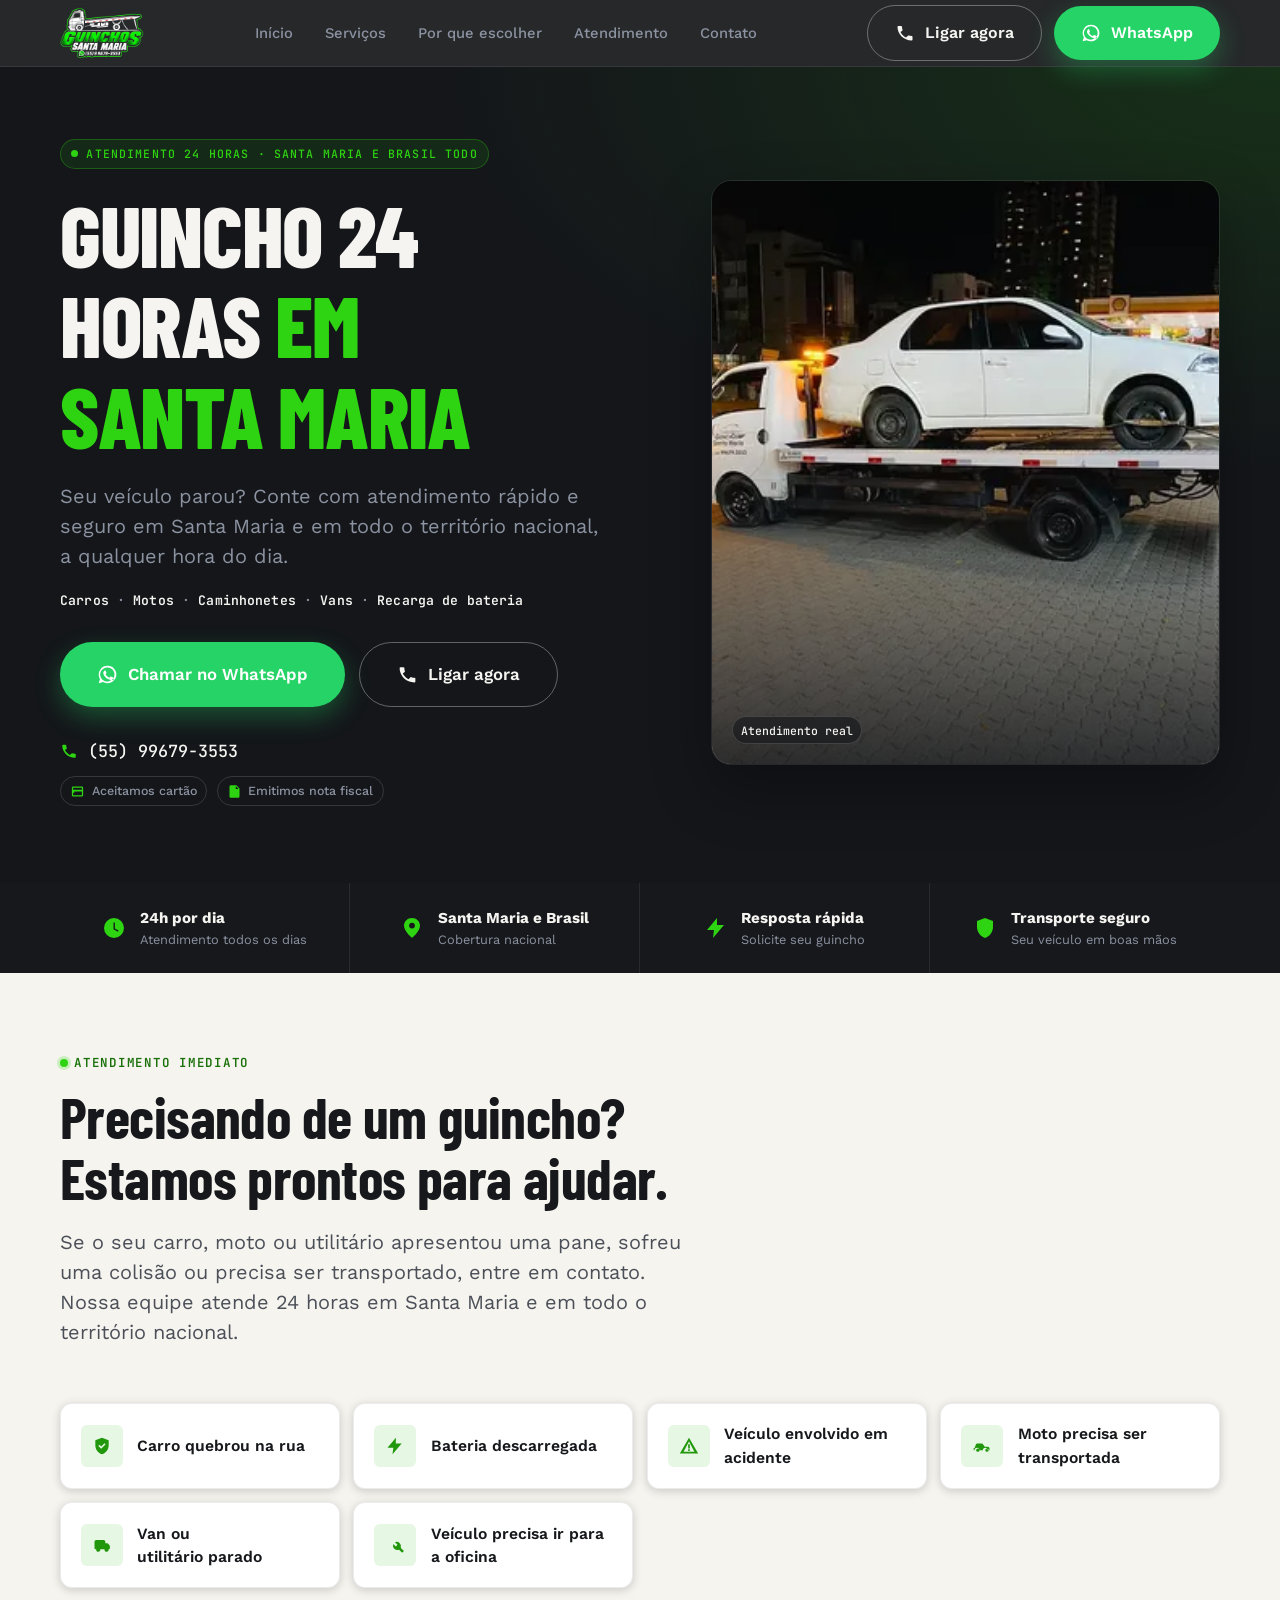
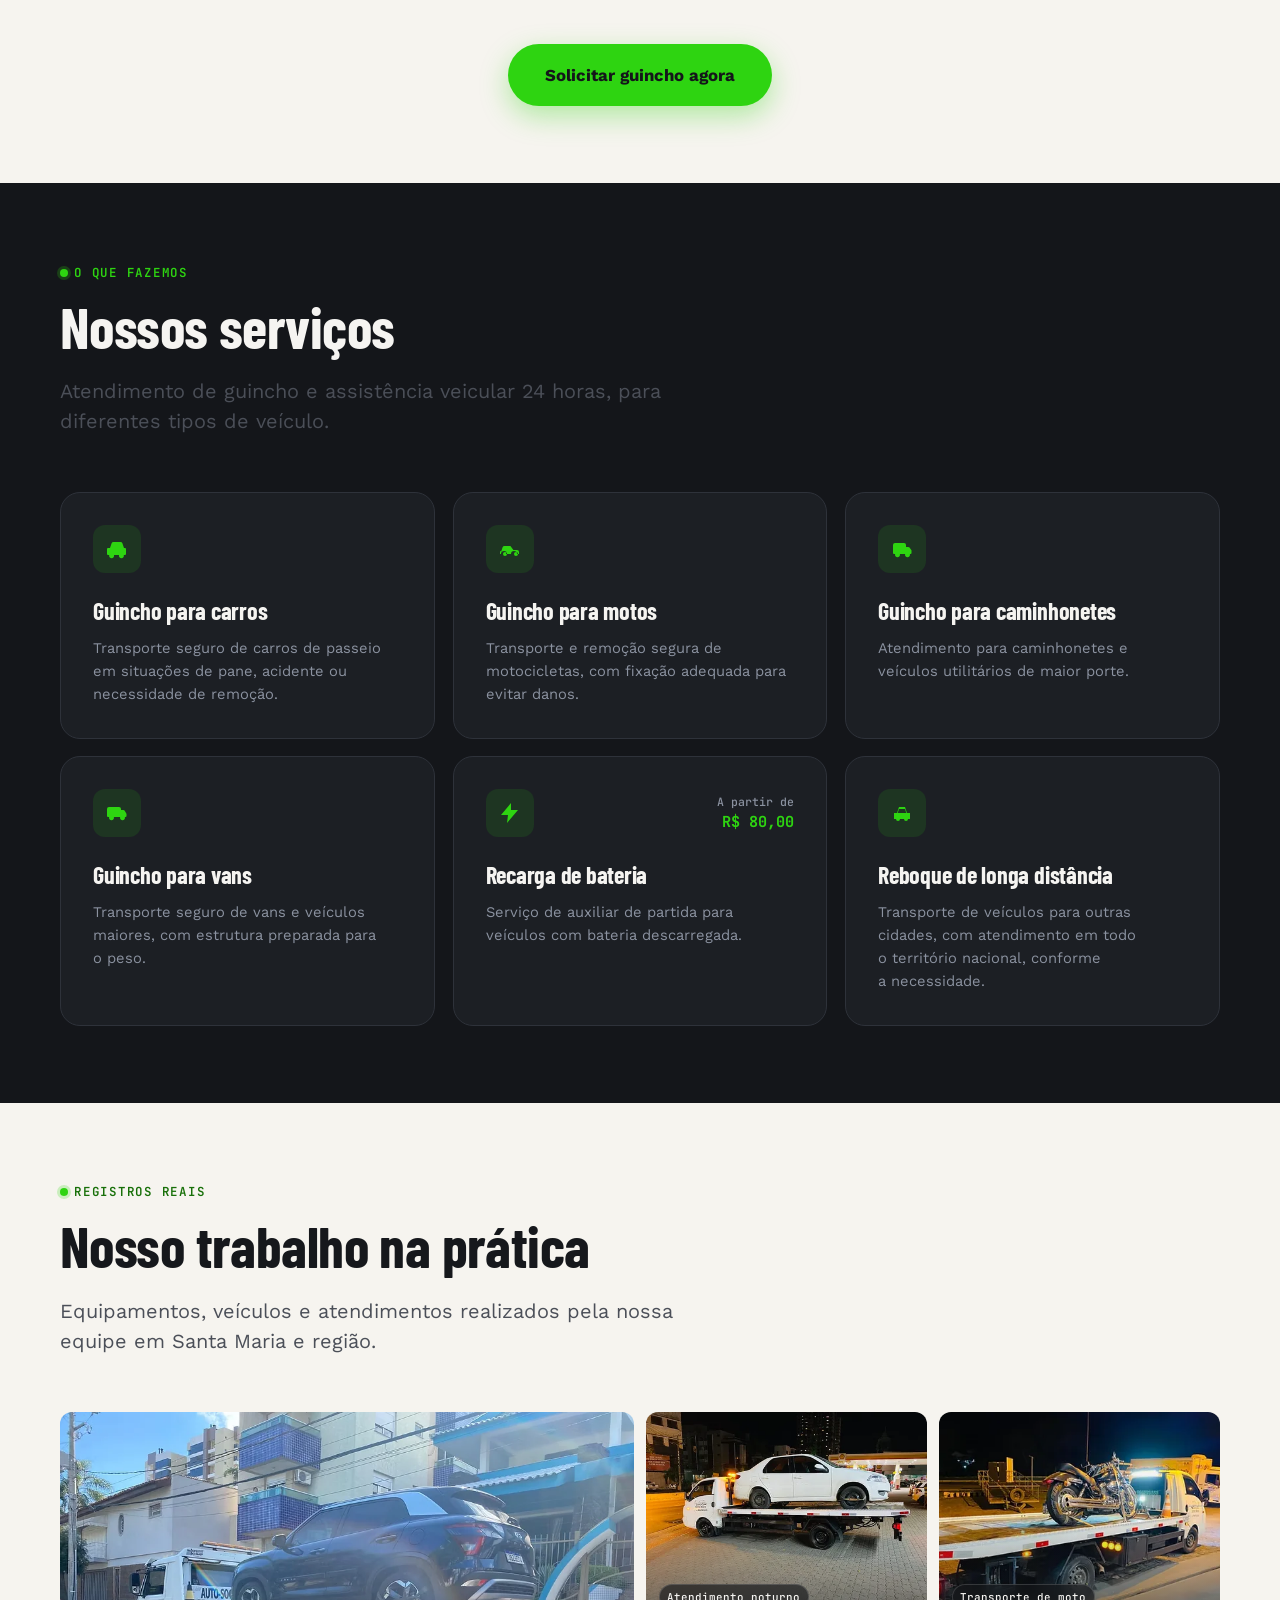
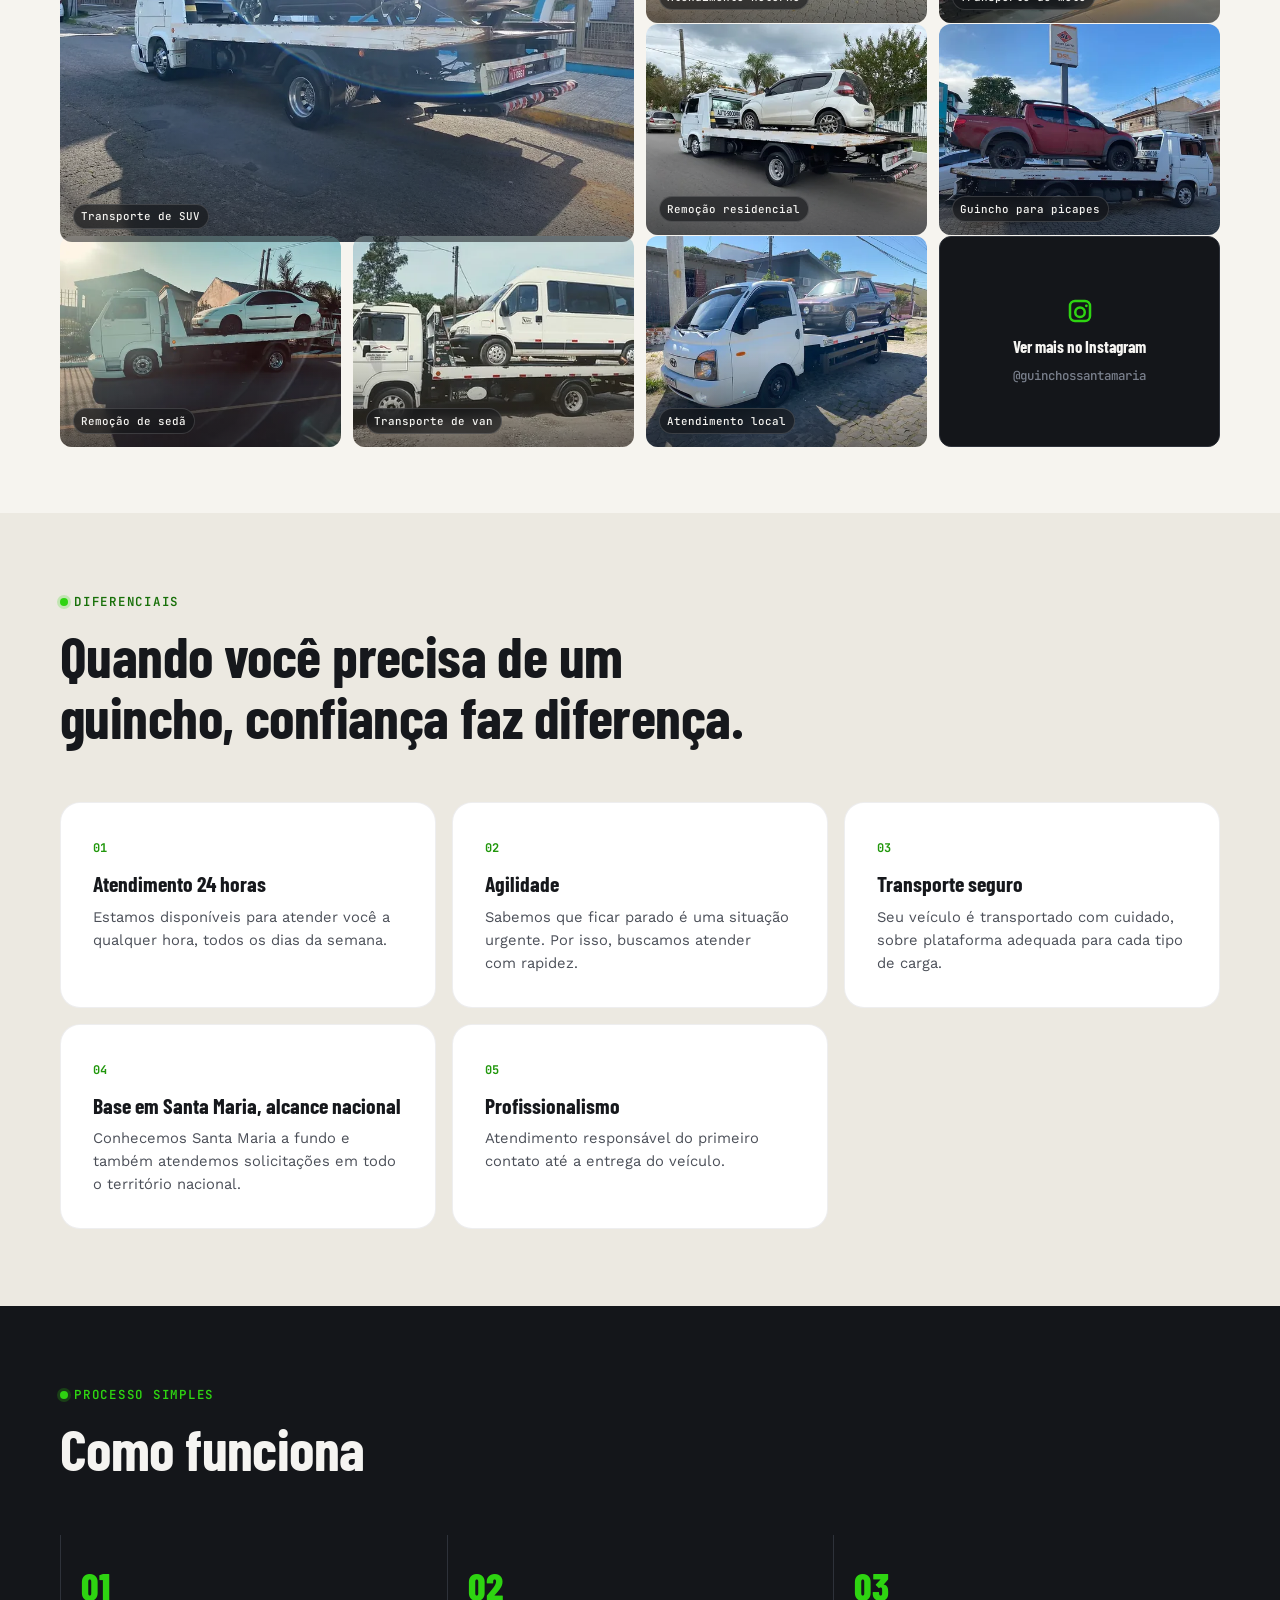
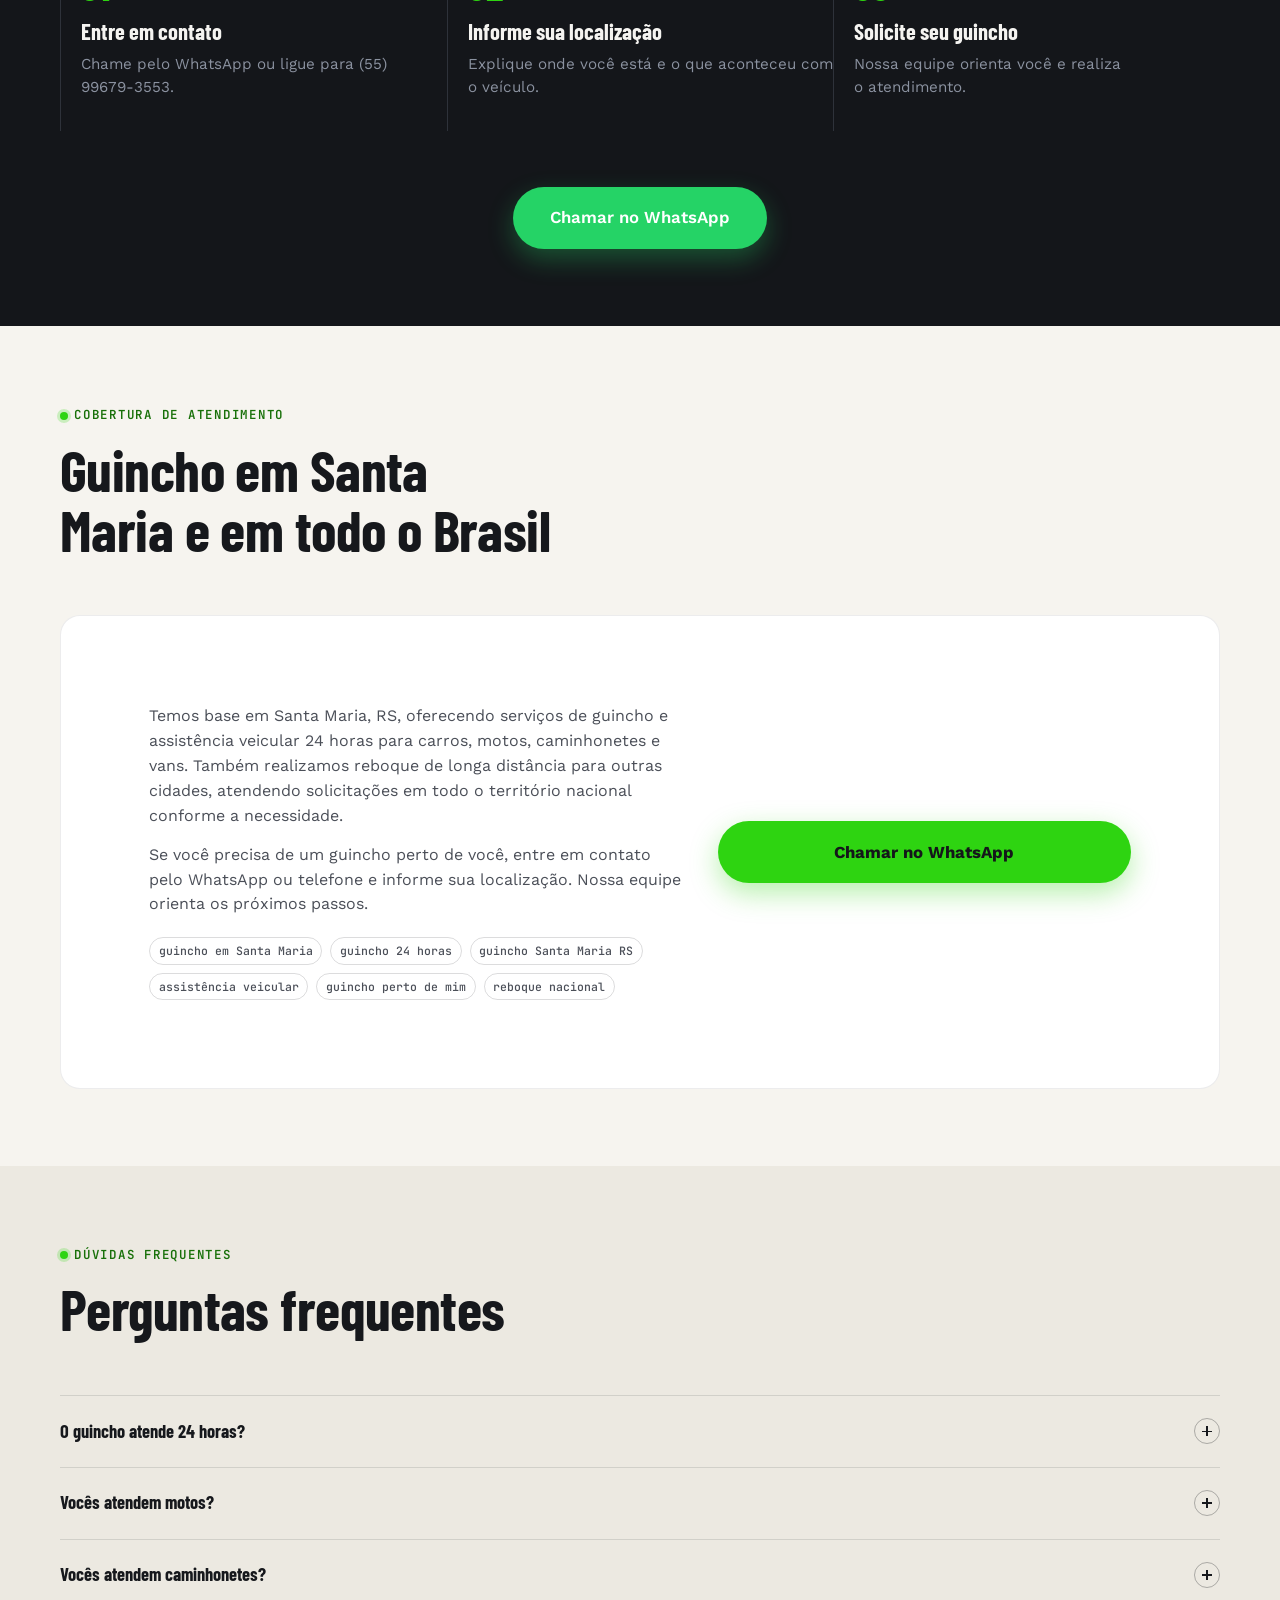
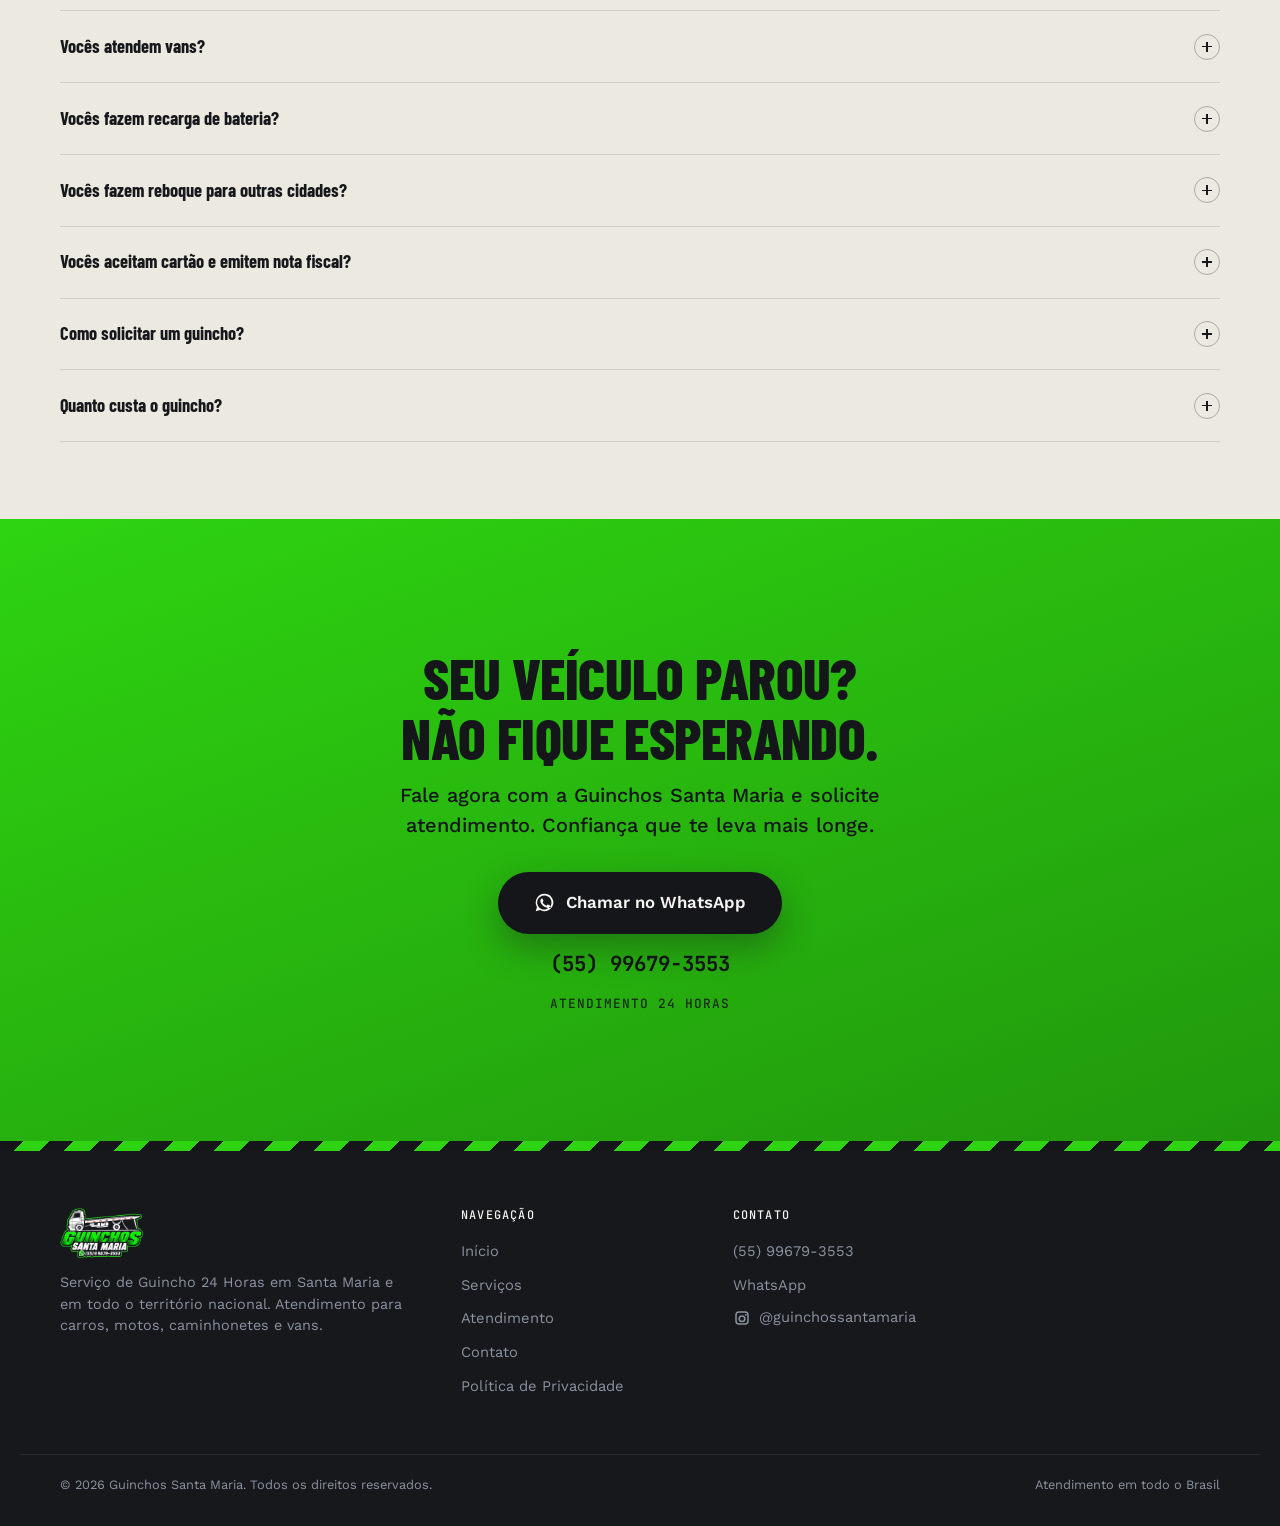
<file: index.html>
<!DOCTYPE html>
<html lang="pt-BR">
<head>
<meta charset="UTF-8">
<meta name="viewport" content="width=device-width, initial-scale=1, viewport-fit=cover">
<title>Guincho 24 Horas em Santa Maria RS | Atendimento Nacional | Guinchos Santa Maria</title>
<meta name="description" content="Precisa de guincho em Santa Maria ou em qualquer lugar do Brasil? Atendimento 24 horas para carros, motos, caminhonetes e vans. Chame no WhatsApp: (55) 99679-3553.">
<meta name="robots" content="index, follow">
<link rel="canonical" href="https://www.guinchossantamaria.com.br/">

<!-- Open Graph -->
<meta property="og:type" content="website">
<meta property="og:site_name" content="Guinchos Santa Maria">
<meta property="og:title" content="Guincho 24 Horas em Santa Maria RS | Atendimento Nacional | Guinchos Santa Maria">
<meta property="og:description" content="Atendimento 24 horas para carros, motos, caminhonetes e vans em Santa Maria e em todo o território nacional. Chame no WhatsApp: (55) 99679-3553.">
<meta property="og:url" content="https://www.guinchossantamaria.com.br/">
<meta property="og:locale" content="pt_BR">
<meta property="og:image" content="https://www.guinchossantamaria.com.br/assets/img/sedan-noturno-posto.webp">

<!-- Twitter -->
<meta name="twitter:card" content="summary_large_image">
<meta name="twitter:title" content="Guincho 24 Horas em Santa Maria RS | Atendimento Nacional">
<meta name="twitter:description" content="Atendimento 24 horas para carros, motos, caminhonetes e vans em Santa Maria e em todo o território nacional.">

<!-- Fontes self-hosted em assets/fonts/ (ver @font-face no topo do
     css/style.css) — removida a dependência de fonts.googleapis.com,
     que o PageSpeed apontava com 751ms de latência extra. -->

<!-- CSS unificado em 1 arquivo (era 4 <link> separados, cada um com
     round-trip de rede próprio — ver comentário no topo de css/style.css) -->
<link rel="stylesheet" href="css/style.css">

<!-- Google Tag Manager: removido por enquanto (sem ID de container em uso).
     Quando o cliente fornecer um GTM real, adicionar o script oficial aqui
     e o <noscript> correspondente logo após a abertura do <body>. Os
     eventos de main.js (whatsapp_click, phone_click, scroll_depth,
     faq_open) já empurram tudo pra window.dataLayer — só falta o GTM
     escutar. Ver README.md, seção "Analytics", para o passo a passo. -->

<!-- JSON-LD: negócio de atendimento móvel, sem endereço público (a pedido do cliente) -->
<script type="application/ld+json">
{
  "@context": "https://schema.org",
  "@type": ["LocalBusiness", "AutomotiveBusiness"],
  "name": "Guinchos Santa Maria",
  "description": "Serviço de guincho e assistência veicular 24 horas com base em Santa Maria, RS, e atendimento em todo o território nacional, para carros, motos, caminhonetes e vans.",
  "url": "https://www.guinchossantamaria.com.br/",
  "telephone": "+555599679-3553",
  "areaServed": [
    {
      "@type": "City",
      "name": "Santa Maria",
      "containedInPlace": {
        "@type": "State",
        "name": "Rio Grande do Sul"
      }
    },
    {
      "@type": "Country",
      "name": "Brasil"
    }
  ],
  "openingHoursSpecification": {
    "@type": "OpeningHoursSpecification",
    "dayOfWeek": ["Monday","Tuesday","Wednesday","Thursday","Friday","Saturday","Sunday"],
    "opens": "00:00",
    "closes": "23:59"
  },
  "sameAs": ["https://www.instagram.com/guinchossantamaria/"],
  "paymentAccepted": "Dinheiro, Cartão de crédito, Cartão de débito",
  "makesOffer": [
    { "@type": "Offer", "itemOffered": { "@type": "Service", "name": "Guincho para carros" } },
    { "@type": "Offer", "itemOffered": { "@type": "Service", "name": "Guincho para motos" } },
    { "@type": "Offer", "itemOffered": { "@type": "Service", "name": "Guincho para caminhonetes" } },
    { "@type": "Offer", "itemOffered": { "@type": "Service", "name": "Guincho para vans" } },
    { "@type": "Offer", "itemOffered": { "@type": "Service", "name": "Recarga de bateria / auxiliar de partida" } }
  ]
}
</script>

<script type="application/ld+json">
{
  "@context": "https://schema.org",
  "@type": "FAQPage",
  "mainEntity": [
    {
      "@type": "Question",
      "name": "O guincho atende 24 horas?",
      "acceptedAnswer": { "@type": "Answer", "text": "Sim. O serviço possui atendimento 24 horas, todos os dias." }
    },
    {
      "@type": "Question",
      "name": "Vocês atendem motos?",
      "acceptedAnswer": { "@type": "Answer", "text": "Sim, a empresa oferece serviço de guincho para motos." }
    },
    {
      "@type": "Question",
      "name": "Vocês atendem caminhonetes?",
      "acceptedAnswer": { "@type": "Answer", "text": "Sim." }
    },
    {
      "@type": "Question",
      "name": "Vocês atendem vans?",
      "acceptedAnswer": { "@type": "Answer", "text": "Sim." }
    },
    {
      "@type": "Question",
      "name": "Vocês fazem recarga de bateria?",
      "acceptedAnswer": { "@type": "Answer", "text": "Sim. A empresa oferece serviço de recarga de bateria / auxiliar de partida, a partir de R$ 80,00." }
    },
    {
      "@type": "Question",
      "name": "Vocês fazem reboque para outras cidades?",
      "acceptedAnswer": { "@type": "Answer", "text": "Sim, realizamos reboque de longa distância para outras cidades, com atendimento em todo o território nacional. O prazo e o valor são confirmados conforme o destino." }
    },
    {
      "@type": "Question",
      "name": "Vocês aceitam cartão e emitem nota fiscal?",
      "acceptedAnswer": { "@type": "Answer", "text": "Sim. Aceitamos pagamento no cartão e emitimos nota fiscal do serviço." }
    },
    {
      "@type": "Question",
      "name": "Como solicitar um guincho?",
      "acceptedAnswer": { "@type": "Answer", "text": "Entre em contato pelo WhatsApp ou telefone e informe sua localização e a situação do veículo." }
    },
    {
      "@type": "Question",
      "name": "Quanto custa o guincho?",
      "acceptedAnswer": { "@type": "Answer", "text": "O valor pode variar conforme distância, tipo de veículo e situação. Entre em contato para solicitar uma cotação." }
    }
  ]
}
</script>
</head>
<body>

<a href="#main" class="skip-link">Pular para o conteúdo</a>

<!-- ===================== HEADER ===================== -->
<header class="header">
  <div class="container header__inner">
    <a href="#topo" class="logo">
      <img src="assets/img/logo-guinchos-sm.webp" alt="Guinchos Santa Maria" class="logo__img" width="230" height="142">
    </a>

    <nav class="nav-desktop" aria-label="Navegação principal">
      <a href="#topo">Início</a>
      <a href="#servicos">Serviços</a>
      <a href="#por-que">Por que escolher</a>
      <a href="#atendimento">Atendimento</a>
      <a href="#contato">Contato</a>
    </nav>

    <div class="header__cta">
      <a href="tel:+555599679-3553" class="btn btn--call" data-track="phone" data-location="header">
        <svg class="icon" viewBox="0 0 24 24"><path d="M6.6 10.8c1.4 2.8 3.8 5.2 6.6 6.6l2.2-2.2c.3-.3.7-.4 1-.2 1.1.4 2.3.6 3.6.6.6 0 1 .4 1 1V20c0 .6-.4 1-1 1C10.4 21 3 13.6 3 4.6c0-.6.4-1 1-1h3.4c.6 0 1 .4 1 1 0 1.3.2 2.5.6 3.6.1.3 0 .7-.2 1L6.6 10.8Z"/></svg>
        Ligar agora
      </a>
      <a href="https://api.whatsapp.com/send?phone=5555996793553&text=Ol%C3%A1!%20Preciso%20de%20um%20guincho%20em%20Santa%20Maria." target="_blank" rel="noopener" class="btn btn--whatsapp" data-track="whatsapp" data-location="header">
        <svg class="icon" viewBox="0 0 24 24"><path d="M12 2a10 10 0 0 0-8.6 15.1L2 22l5-1.4A10 10 0 1 0 12 2Zm0 2a8 8 0 0 1 6.9 12l-.3.5.6 2.1-2.2-.6-.5.3A8 8 0 1 1 12 4Zm-3.2 3.7c-.2 0-.5 0-.7.4-.2.4-.9 1-.9 2.3 0 1.4 1 2.7 1.1 2.9.1.2 2 3.1 4.9 4.2 2.4 1 2.9.8 3.4.7.5 0 1.6-.6 1.8-1.3.2-.6.2-1.2.2-1.3-.1-.1-.3-.2-.6-.4-.3-.1-1.6-.8-1.9-.9-.3-.1-.5-.1-.6.1-.2.3-.7.9-.9 1-.1.2-.3.2-.6.1-.3-.2-1.2-.5-2.4-1.5-.9-.8-1.5-1.8-1.6-2-.2-.3 0-.5.1-.6l.4-.5c.1-.2.2-.3.2-.5.1-.2 0-.4 0-.5-.1-.1-.6-1.6-.9-2.1-.2-.5-.4-.5-.6-.5h-.5Z"/></svg>
        WhatsApp
      </a>
    </div>

    <div class="header__mobile-actions">
      <a href="tel:+555599679-3553" class="icon-btn" aria-label="Ligar agora" data-track="phone" data-location="header_mobile">
        <svg class="icon" style="width:18px;height:18px" viewBox="0 0 24 24"><path fill="currentColor" d="M6.6 10.8c1.4 2.8 3.8 5.2 6.6 6.6l2.2-2.2c.3-.3.7-.4 1-.2 1.1.4 2.3.6 3.6.6.6 0 1 .4 1 1V20c0 .6-.4 1-1 1C10.4 21 3 13.6 3 4.6c0-.6.4-1 1-1h3.4c.6 0 1 .4 1 1 0 1.3.2 2.5.6 3.6.1.3 0 .7-.2 1L6.6 10.8Z"/></svg>
      </a>
      <a href="https://api.whatsapp.com/send?phone=5555996793553&text=Ol%C3%A1!%20Preciso%20de%20um%20guincho%20em%20Santa%20Maria." target="_blank" rel="noopener" class="icon-btn icon-btn--whatsapp" aria-label="Chamar no WhatsApp" data-track="whatsapp" data-location="header_mobile">
        <svg class="icon" style="width:18px;height:18px" viewBox="0 0 24 24"><path fill="currentColor" d="M12 2a10 10 0 0 0-8.6 15.1L2 22l5-1.4A10 10 0 1 0 12 2Zm0 2a8 8 0 0 1 6.9 12l-.3.5.6 2.1-2.2-.6-.5.3A8 8 0 1 1 12 4Zm-3.2 3.7c-.2 0-.5 0-.7.4-.2.4-.9 1-.9 2.3 0 1.4 1 2.7 1.1 2.9.1.2 2 3.1 4.9 4.2 2.4 1 2.9.8 3.4.7.5 0 1.6-.6 1.8-1.3.2-.6.2-1.2.2-1.3-.1-.1-.3-.2-.6-.4-.3-.1-1.6-.8-1.9-.9-.3-.1-.5-.1-.6.1-.2.3-.7.9-.9 1-.1.2-.3.2-.6.1-.3-.2-1.2-.5-2.4-1.5-.9-.8-1.5-1.8-1.6-2-.2-.3 0-.5.1-.6l.4-.5c.1-.2.2-.3.2-.5.1-.2 0-.4 0-.5-.1-.1-.6-1.6-.9-2.1-.2-.5-.4-.5-.6-.5h-.5Z"/></svg>
      </a>
    </div>
  </div>
</header>

<main id="main">

<!-- ===================== HERO ===================== -->
<section class="hero" id="topo">
  <div class="container hero__grid">
    <div>
      <span class="hero__badge"><span class="dot"></span> Atendimento 24 horas · Santa Maria e Brasil todo</span>
      <h1>Guincho 24 horas <span>em Santa Maria</span></h1>
      <p class="hero__sub">Seu veículo parou? Conte com atendimento rápido e seguro em Santa Maria e em todo o território nacional, a qualquer hora do dia.</p>
      <p class="hero__tags"><b>Carros</b> · <b>Motos</b> · <b>Caminhonetes</b> · <b>Vans</b> · <b>Recarga de bateria</b></p>

      <div class="hero__ctas">
        <a href="https://api.whatsapp.com/send?phone=5555996793553&text=Ol%C3%A1!%20Preciso%20de%20um%20guincho%20em%20Santa%20Maria." target="_blank" rel="noopener" class="btn btn--whatsapp btn--lg" data-track="whatsapp" data-location="hero">
          <svg class="icon" viewBox="0 0 24 24"><path d="M12 2a10 10 0 0 0-8.6 15.1L2 22l5-1.4A10 10 0 1 0 12 2Zm0 2a8 8 0 0 1 6.9 12l-.3.5.6 2.1-2.2-.6-.5.3A8 8 0 1 1 12 4Zm-3.2 3.7c-.2 0-.5 0-.7.4-.2.4-.9 1-.9 2.3 0 1.4 1 2.7 1.1 2.9.1.2 2 3.1 4.9 4.2 2.4 1 2.9.8 3.4.7.5 0 1.6-.6 1.8-1.3.2-.6.2-1.2.2-1.3-.1-.1-.3-.2-.6-.4-.3-.1-1.6-.8-1.9-.9-.3-.1-.5-.1-.6.1-.2.3-.7.9-.9 1-.1.2-.3.2-.6.1-.3-.2-1.2-.5-2.4-1.5-.9-.8-1.5-1.8-1.6-2-.2-.3 0-.5.1-.6l.4-.5c.1-.2.2-.3.2-.5.1-.2 0-.4 0-.5-.1-.1-.6-1.6-.9-2.1-.2-.5-.4-.5-.6-.5h-.5Z"/></svg>
          Chamar no WhatsApp
        </a>
        <a href="tel:+555599679-3553" class="btn btn--call btn--lg" data-track="phone" data-location="hero">
          <svg class="icon" viewBox="0 0 24 24"><path d="M6.6 10.8c1.4 2.8 3.8 5.2 6.6 6.6l2.2-2.2c.3-.3.7-.4 1-.2 1.1.4 2.3.6 3.6.6.6 0 1 .4 1 1V20c0 .6-.4 1-1 1C10.4 21 3 13.6 3 4.6c0-.6.4-1 1-1h3.4c.6 0 1 .4 1 1 0 1.3.2 2.5.6 3.6.1.3 0 .7-.2 1L6.6 10.8Z"/></svg>
          Ligar agora
        </a>
      </div>

      <p class="hero__phone">
        <svg viewBox="0 0 24 24"><path d="M6.6 10.8c1.4 2.8 3.8 5.2 6.6 6.6l2.2-2.2c.3-.3.7-.4 1-.2 1.1.4 2.3.6 3.6.6.6 0 1 .4 1 1V20c0 .6-.4 1-1 1C10.4 21 3 13.6 3 4.6c0-.6.4-1 1-1h3.4c.6 0 1 .4 1 1 0 1.3.2 2.5.6 3.6.1.3 0 .7-.2 1L6.6 10.8Z"/></svg>
        (55) 99679-3553
      </p>

      <div class="hero__badges">
        <span class="mini-badge"><svg viewBox="0 0 24 24"><path d="M3 6a2 2 0 0 1 2-2h14a2 2 0 0 1 2 2v12a2 2 0 0 1-2 2H5a2 2 0 0 1-2-2Zm2 3h14V6H5Zm0 3v6h14v-6H7v2H5v-2Z"/></svg>Aceitamos cartão</span>
        <span class="mini-badge"><svg viewBox="0 0 24 24"><path d="M6 2h9l5 5v13a2 2 0 0 1-2 2H6a2 2 0 0 1-2-2V4a2 2 0 0 1 2-2Zm8 1.5V8h4.5ZM7 12h10v1.5H7Zm0 3h10v1.5H7Zm0 3h7v1.5H7Z"/></svg>Emitimos nota fiscal</span>
      </div>

    </div>

    <div class="hero__media reveal">
      <div class="hero__stripe" aria-hidden="true"></div>
      <div class="hero__frame">
        <picture>
          <source media="(max-width: 767px)"
                  srcset="assets/img/sedan-noturno-posto-mobile-480.webp 480w,
                          assets/img/sedan-noturno-posto-mobile-720.webp 720w"
                  sizes="100vw">
          <img src="assets/img/sedan-noturno-posto.webp" width="870" height="653" alt="Guincho da Guinchos Santa Maria transportando um veículo à noite" loading="eager" fetchpriority="high">
        </picture>
        <div class="hero__frame-tag">
          <span class="label">Atendimento real</span>
        </div>
      </div>
    </div>
  </div>
</section>

<!-- ===================== BARRA DE CONFIANÇA ===================== -->
<div class="trust-bar">
  <div class="container trust-bar__inner">
    <div class="trust-bar__item">
      <svg viewBox="0 0 24 24"><path d="M12 2a10 10 0 1 0 10 10A10 10 0 0 0 12 2Zm.9 10.4 3.7 2.2-.7 1.2-4.4-2.6V6.5h1.4Z"/></svg>
      <div><strong>24h por dia</strong><span>Atendimento todos os dias</span></div>
    </div>
    <div class="trust-bar__item">
      <svg viewBox="0 0 24 24"><path d="M12 2C7.6 2 4 5.4 4 9.6c0 5.8 8 12.4 8 12.4s8-6.6 8-12.4C20 5.4 16.4 2 12 2Zm0 10.5A2.9 2.9 0 1 1 14.9 9.6 2.9 2.9 0 0 1 12 12.5Z"/></svg>
      <div><strong>Santa Maria e Brasil</strong><span>Cobertura nacional</span></div>
    </div>
    <div class="trust-bar__item">
      <svg viewBox="0 0 24 24"><path d="M13 2 3 14h7l-1 8 11-13h-7l0-7Z"/></svg>
      <div><strong>Resposta rápida</strong><span>Solicite seu guincho</span></div>
    </div>
    <div class="trust-bar__item">
      <svg viewBox="0 0 24 24"><path d="M12 2 4 5v6c0 5 3.4 9.4 8 11 4.6-1.6 8-6 8-11V5l-8-3Z"/></svg>
      <div><strong>Transporte seguro</strong><span>Seu veículo em boas mãos</span></div>
    </div>
  </div>
</div>

<!-- ===================== PRECISANDO DE AJUDA ===================== -->
<section class="situations">
  <div class="container">
    <div class="section-head reveal">
      <span class="eyebrow">Atendimento imediato</span>
      <h2>Precisando de um guincho? Estamos prontos para ajudar.</h2>
      <p>Se o seu carro, moto ou utilitário apresentou uma pane, sofreu uma colisão ou precisa ser transportado, entre em contato. Nossa equipe atende 24 horas em Santa Maria e em todo o território nacional.</p>
    </div>

    <div class="situations__grid stagger">
      <div class="situation-card reveal">
        <span class="situation-card__icon"><svg viewBox="0 0 24 24"><path d="M12 2 4 5v6c0 5 3.4 9.4 8 11 4.6-1.6 8-6 8-11V5l-8-3Zm-1 13.4-3.4-3.4 1.4-1.4L11 12.6l4-4 1.4 1.4Z"/></svg></span>
        <p>Carro quebrou na rua</p>
      </div>
      <div class="situation-card reveal">
        <span class="situation-card__icon"><svg viewBox="0 0 24 24"><path d="M13 2 3 14h7l-1 8 11-13h-7l0-7Z"/></svg></span>
        <p>Bateria descarregada</p>
      </div>
      <div class="situation-card reveal">
        <span class="situation-card__icon"><svg viewBox="0 0 24 24"><path d="M12 2 1 21h22Zm0 4.6L18.5 19h-13ZM11 10h2v5h-2Zm0 6h2v2h-2Z"/></svg></span>
        <p>Veículo envolvido em acidente</p>
      </div>
      <div class="situation-card reveal">
        <span class="situation-card__icon"><svg viewBox="0 0 24 24"><path d="M5 17a2 2 0 1 0 2-2 2 2 0 0 0-2 2Zm11 0a2 2 0 1 0 2-2 2 2 0 0 0-2 2ZM3 15l1.6-4.8A2 2 0 0 1 6.5 9h5.9l3 4H19a2 2 0 0 1 2 2v2h-2a3 3 0 1 0-6 0H9a3 3 0 1 0-6 0H2v-2a1 1 0 0 1 1-1Z"/></svg></span>
        <p>Moto precisa ser transportada</p>
      </div>
      <div class="situation-card reveal">
        <span class="situation-card__icon"><svg viewBox="0 0 24 24"><path d="M3 8a2 2 0 0 1 2-2h9a2 2 0 0 1 2 2v2h2.3a1.5 1.5 0 0 1 1.2.6l1.8 2.4c.13.17.2.38.2.6V16a1 1 0 0 1-1 1h-.6a2.5 2.5 0 1 1-4.8 0H9.9a2.5 2.5 0 1 1-4.8 0H4a1 1 0 0 1-1-1Z"/></svg></span>
        <p>Van ou utilitário parado</p>
      </div>
      <div class="situation-card reveal">
        <span class="situation-card__icon"><svg viewBox="0 0 24 24"><path d="M22.7 19.3 19 15.6a5.5 5.5 0 0 0-7-7l3 3-2.1 2.1-3-3a5.5 5.5 0 0 0 7 7l3.7 3.7Z"/></svg></span>
        <p>Veículo precisa ir para a oficina</p>
      </div>
    </div>

    <div class="situations__cta reveal">
      <a href="https://api.whatsapp.com/send?phone=5555996793553&text=Ol%C3%A1!%20Preciso%20de%20um%20guincho%20em%20Santa%20Maria." target="_blank" rel="noopener" class="btn btn--brand btn--lg" data-track="whatsapp" data-location="situations">
        Solicitar guincho agora
      </a>
    </div>
  </div>
</section>

<!-- ===================== SERVIÇOS ===================== -->
<section class="services" id="servicos">
  <div class="container">
    <div class="section-head reveal">
      <span class="eyebrow eyebrow--light">O que fazemos</span>
      <h2>Nossos serviços</h2>
      <p>Atendimento de guincho e assistência veicular 24 horas, para diferentes tipos de veículo.</p>
    </div>

    <div class="services__grid stagger">
      <article class="service-card reveal">
        <div class="service-card__top">
          <span class="service-card__icon"><svg viewBox="0 0 24 24"><path d="M5 11 6.6 6.2A2 2 0 0 1 8.5 5h7a2 2 0 0 1 1.9 1.2L19 11h1a1 1 0 0 1 1 1v5a1 1 0 0 1-1 1h-1.2a2.5 2.5 0 1 1-4.8 0H9a2.5 2.5 0 1 1-4.8 0H3a1 1 0 0 1-1-1v-5a1 1 0 0 1 1-1Z"/></svg></span>
        </div>
        <h3>Guincho para carros</h3>
        <p>Transporte seguro de carros de passeio em situações de pane, acidente ou necessidade de remoção.</p>
      </article>

      <article class="service-card reveal">
        <div class="service-card__top">
          <span class="service-card__icon"><svg viewBox="0 0 24 24"><path d="M5 17a2 2 0 1 0 2-2 2 2 0 0 0-2 2Zm11 0a2 2 0 1 0 2-2 2 2 0 0 0-2 2ZM3 15l1.6-4.8A2 2 0 0 1 6.5 9h5.9l3 4H19a2 2 0 0 1 2 2v2h-2a3 3 0 1 0-6 0H9a3 3 0 1 0-6 0H2v-2a1 1 0 0 1 1-1Z"/></svg></span>
        </div>
        <h3>Guincho para motos</h3>
        <p>Transporte e remoção segura de motocicletas, com fixação adequada para evitar danos.</p>
      </article>

      <article class="service-card reveal">
        <div class="service-card__top">
          <span class="service-card__icon"><svg viewBox="0 0 24 24"><path d="M3 8a2 2 0 0 1 2-2h9a2 2 0 0 1 2 2v2h2.3a1.5 1.5 0 0 1 1.2.6l1.8 2.4c.13.17.2.38.2.6V16a1 1 0 0 1-1 1h-.6a2.5 2.5 0 1 1-4.8 0H9.9a2.5 2.5 0 1 1-4.8 0H4a1 1 0 0 1-1-1Z"/></svg></span>
        </div>
        <h3>Guincho para caminhonetes</h3>
        <p>Atendimento para caminhonetes e veículos utilitários de maior porte.</p>
      </article>

      <article class="service-card reveal">
        <div class="service-card__top">
          <span class="service-card__icon"><svg viewBox="0 0 24 24"><path d="M2 8a2 2 0 0 1 2-2h10a2 2 0 0 1 2 2v1h2.4a1.5 1.5 0 0 1 1.3.75l1.6 2.75c.13.22.2.47.2.72V15a1 1 0 0 1-1 1h-.6a2.5 2.5 0 1 1-4.8 0H8.9a2.5 2.5 0 1 1-4.8 0H3a1 1 0 0 1-1-1Z"/></svg></span>
        </div>
        <h3>Guincho para vans</h3>
        <p>Transporte seguro de vans e veículos maiores, com estrutura preparada para o peso.</p>
      </article>

      <article class="service-card reveal">
        <div class="service-card__top">
          <span class="service-card__icon"><svg viewBox="0 0 24 24"><path d="M13 2 3 14h7l-1 8 11-13h-7l0-7Z"/></svg></span>
          <span class="service-card__price">A partir de<strong>R$ 80,00</strong></span>
        </div>
        <h3>Recarga de bateria</h3>
        <p>Serviço de auxiliar de partida para veículos com bateria descarregada.</p>
      </article>

      <article class="service-card reveal">
        <div class="service-card__top">
          <span class="service-card__icon"><svg viewBox="0 0 24 24"><path d="M4 12h3l2-6h6l2 6h3v6h-2a2 2 0 1 1-4 0h-4a2 2 0 1 1-4 0H4Zm5-4-1.3 4h8.6L15 8Z"/></svg></span>
        </div>
        <h3>Reboque de longa distância</h3>
        <p>Transporte de veículos para outras cidades, com atendimento em todo o território nacional, conforme a necessidade.</p>
      </article>
    </div>
  </div>
</section>

<!-- ===================== GALERIA ===================== -->
<section class="gallery">
  <div class="container">
    <div class="section-head reveal">
      <span class="eyebrow">Registros reais</span>
      <h2>Nosso trabalho na prática</h2>
      <p>Equipamentos, veículos e atendimentos realizados pela nossa equipe em Santa Maria e região.</p>
    </div>

    <div class="gallery__grid stagger">
      <figure class="gallery__item gallery__item--feature reveal">
        <img src="assets/img/carro-suv-preto.webp" width="870" height="653" alt="SUV sendo transportado sobre a plataforma do guincho em via urbana" loading="lazy">
        <figcaption class="gallery__cap">Transporte de SUV</figcaption>
      </figure>
      <figure class="gallery__item reveal">
        <img src="assets/img/sedan-noturno-posto-thumb.webp" width="480" height="360" alt="Guincho da Guinchos Santa Maria com carro sedan à noite em posto de combustível" loading="lazy">
        <figcaption class="gallery__cap">Atendimento noturno</figcaption>
      </figure>
      <figure class="gallery__item reveal">
        <img src="assets/img/moto-noturna-flatbed-thumb.webp" width="480" height="296" alt="Motocicleta transportada na plataforma do guincho durante a noite" loading="lazy">
        <figcaption class="gallery__cap">Transporte de moto</figcaption>
      </figure>
      <figure class="gallery__item reveal">
        <img src="assets/img/hatch-branco-rua-thumb.webp" width="480" height="360" alt="Carro hatch branco sendo transportado em rua residencial de Santa Maria" loading="lazy">
        <figcaption class="gallery__cap">Remoção residencial</figcaption>
      </figure>
      <figure class="gallery__item reveal">
        <img src="assets/img/picape-vermelha-diurno-thumb.webp" width="480" height="360" alt="Picape vermelha sendo transportada pelo guincho durante o dia" loading="lazy">
        <figcaption class="gallery__cap">Guincho para picapes</figcaption>
      </figure>
      <figure class="gallery__item reveal">
        <img src="assets/img/sedan-branco-sol-thumb.webp" width="480" height="360" alt="Carro sedan branco sobre a plataforma do guincho em dia ensolarado" loading="lazy">
        <figcaption class="gallery__cap">Remoção de sedã</figcaption>
      </figure>
      <figure class="gallery__item reveal">
        <img src="assets/img/van-guincho-classico-thumb.webp" width="480" height="296" alt="Van transportada sobre plataforma do guincho" loading="lazy">
        <figcaption class="gallery__cap">Transporte de van</figcaption>
      </figure>
      <figure class="gallery__item reveal">
        <img src="assets/img/picape-saveiro-calcada-thumb.webp" width="480" height="360" alt="Picape sendo carregada na plataforma do guincho em rua de Santa Maria" loading="lazy">
        <figcaption class="gallery__cap">Atendimento local</figcaption>
      </figure>
      <a href="https://www.instagram.com/guinchossantamaria/" target="_blank" rel="noopener" class="gallery__item gallery__item--cta reveal" data-track="instagram" data-location="gallery">
        <svg viewBox="0 0 24 24"><path d="M8 3h8a5 5 0 0 1 5 5v8a5 5 0 0 1-5 5H8a5 5 0 0 1-5-5V8a5 5 0 0 1 5-5Zm0 2a3 3 0 0 0-3 3v8a3 3 0 0 0 3 3h8a3 3 0 0 0 3-3V8a3 3 0 0 0-3-3Zm4 3.2A4.8 4.8 0 1 1 7.2 13 4.8 4.8 0 0 1 12 8.2Zm0 2A2.8 2.8 0 1 0 14.8 13 2.8 2.8 0 0 0 12 10.2Zm5.1-3.5a1.15 1.15 0 1 1-1.15 1.15 1.15 1.15 0 0 1 1.15-1.15Z"/></svg>
        <span>Ver mais no Instagram</span>
        <span class="handle">@guinchossantamaria</span>
      </a>
    </div>
  </div>
</section>

<!-- ===================== POR QUE ESCOLHER ===================== -->
<section class="why" id="por-que">
  <div class="container">
    <div class="section-head reveal">
      <span class="eyebrow">Diferenciais</span>
      <h2>Quando você precisa de um guincho, confiança faz diferença.</h2>
    </div>

    <div class="why__grid stagger">
      <div class="why-card reveal">
        <span class="why-card__num">01</span>
        <h3>Atendimento 24 horas</h3>
        <p>Estamos disponíveis para atender você a qualquer hora, todos os dias da semana.</p>
      </div>
      <div class="why-card reveal">
        <span class="why-card__num">02</span>
        <h3>Agilidade</h3>
        <p>Sabemos que ficar parado é uma situação urgente. Por isso, buscamos atender com rapidez.</p>
      </div>
      <div class="why-card reveal">
        <span class="why-card__num">03</span>
        <h3>Transporte seguro</h3>
        <p>Seu veículo é transportado com cuidado, sobre plataforma adequada para cada tipo de carga.</p>
      </div>
      <div class="why-card reveal">
        <span class="why-card__num">04</span>
        <h3>Base em Santa Maria, alcance nacional</h3>
        <p>Conhecemos Santa Maria a fundo e também atendemos solicitações em todo o território nacional.</p>
      </div>
      <div class="why-card reveal">
        <span class="why-card__num">05</span>
        <h3>Profissionalismo</h3>
        <p>Atendimento responsável do primeiro contato até a entrega do veículo.</p>
      </div>
    </div>
  </div>
</section>

<!-- ===================== COMO FUNCIONA ===================== -->
<section class="how">
  <div class="container">
    <div class="section-head reveal">
      <span class="eyebrow eyebrow--light">Processo simples</span>
      <h2>Como funciona</h2>
    </div>

    <div class="how__steps">
      <div class="how-step reveal">
        <span class="how-step__num">01</span>
        <div>
          <h3>Entre em contato</h3>
          <p>Chame pelo WhatsApp ou ligue para (55) 99679-3553.</p>
        </div>
      </div>
      <div class="how-step reveal">
        <span class="how-step__num">02</span>
        <div>
          <h3>Informe sua localização</h3>
          <p>Explique onde você está e o que aconteceu com o veículo.</p>
        </div>
      </div>
      <div class="how-step reveal">
        <span class="how-step__num">03</span>
        <div>
          <h3>Solicite seu guincho</h3>
          <p>Nossa equipe orienta você e realiza o atendimento.</p>
        </div>
      </div>
    </div>

    <div class="how__cta reveal">
      <a href="https://api.whatsapp.com/send?phone=5555996793553&text=Ol%C3%A1!%20Preciso%20de%20um%20guincho%20em%20Santa%20Maria." target="_blank" rel="noopener" class="btn btn--whatsapp btn--lg" data-track="whatsapp" data-location="how">
        Chamar no WhatsApp
      </a>
    </div>
  </div>
</section>

<!-- ===================== ÁREA DE ATENDIMENTO ===================== -->
<section class="coverage" id="atendimento">
  <div class="container">
    <div class="section-head reveal">
      <span class="eyebrow">Cobertura de atendimento</span>
      <h2>Guincho em Santa Maria e em todo o Brasil</h2>
    </div>

    <div class="coverage__box reveal">
      <div>
        <p>Temos base em Santa Maria, RS, oferecendo serviços de guincho e assistência veicular 24 horas para carros, motos, caminhonetes e vans. Também realizamos reboque de longa distância para outras cidades, atendendo solicitações em todo o território nacional conforme a necessidade.</p>
        <p>Se você precisa de um guincho perto de você, entre em contato pelo WhatsApp ou telefone e informe sua localização. Nossa equipe orienta os próximos passos.</p>
        <div class="coverage__terms">
          <span>guincho em Santa Maria</span>
          <span>guincho 24 horas</span>
          <span>guincho Santa Maria RS</span>
          <span>assistência veicular</span>
          <span>guincho perto de mim</span>
          <span>reboque nacional</span>
        </div>
      </div>
      <div>
        <a href="https://api.whatsapp.com/send?phone=5555996793553&text=Ol%C3%A1!%20Preciso%20de%20um%20guincho%20em%20Santa%20Maria." target="_blank" rel="noopener" class="btn btn--brand btn--block btn--lg" data-track="whatsapp" data-location="coverage">
          Chamar no WhatsApp
        </a>
      </div>
    </div>
  </div>
</section>

<!-- ===================== FAQ ===================== -->
<section class="faq">
  <div class="container">
    <div class="section-head reveal">
      <span class="eyebrow">Dúvidas frequentes</span>
      <h2>Perguntas frequentes</h2>
    </div>

    <div class="faq__list reveal">
      <details class="faq-item" data-question="atende-24h">
        <summary class="faq-item__q">O guincho atende 24 horas?<span class="plus"></span></summary>
        <div class="faq-item__a"><p>Sim. O serviço possui atendimento 24 horas, todos os dias.</p></div>
      </details>
      <details class="faq-item" data-question="atende-motos">
        <summary class="faq-item__q">Vocês atendem motos?<span class="plus"></span></summary>
        <div class="faq-item__a"><p>Sim, a empresa oferece serviço de guincho para motos.</p></div>
      </details>
      <details class="faq-item" data-question="atende-caminhonetes">
        <summary class="faq-item__q">Vocês atendem caminhonetes?<span class="plus"></span></summary>
        <div class="faq-item__a"><p>Sim.</p></div>
      </details>
      <details class="faq-item" data-question="atende-vans">
        <summary class="faq-item__q">Vocês atendem vans?<span class="plus"></span></summary>
        <div class="faq-item__a"><p>Sim.</p></div>
      </details>
      <details class="faq-item" data-question="recarga-bateria">
        <summary class="faq-item__q">Vocês fazem recarga de bateria?<span class="plus"></span></summary>
        <div class="faq-item__a"><p>Sim. A empresa oferece serviço de recarga de bateria / auxiliar de partida, a partir de R$ 80,00.</p></div>
      </details>
      <details class="faq-item" data-question="reboque-longa-distancia">
        <summary class="faq-item__q">Vocês fazem reboque para outras cidades?<span class="plus"></span></summary>
        <div class="faq-item__a"><p>Sim, realizamos reboque de longa distância para outras cidades, com atendimento em todo o território nacional. O prazo e o valor são confirmados conforme o destino.</p></div>
      </details>
      <details class="faq-item" data-question="pagamento-nf">
        <summary class="faq-item__q">Vocês aceitam cartão e emitem nota fiscal?<span class="plus"></span></summary>
        <div class="faq-item__a"><p>Sim. Aceitamos pagamento no cartão e emitimos nota fiscal do serviço.</p></div>
      </details>
      <details class="faq-item" data-question="como-solicitar">
        <summary class="faq-item__q">Como solicitar um guincho?<span class="plus"></span></summary>
        <div class="faq-item__a"><p>Entre em contato pelo WhatsApp ou telefone e informe sua localização e a situação do veículo.</p></div>
      </details>
      <details class="faq-item" data-question="preco">
        <summary class="faq-item__q">Quanto custa o guincho?<span class="plus"></span></summary>
        <div class="faq-item__a"><p>O valor pode variar conforme distância, tipo de veículo e situação. Entre em contato para solicitar uma cotação.</p></div>
      </details>
    </div>
  </div>
</section>

<!-- ===================== CTA FINAL ===================== -->
<section class="final-cta" id="contato">
  <div class="container">
    <h2>Seu veículo parou?<br>Não fique esperando.</h2>
    <p>Fale agora com a Guinchos Santa Maria e solicite atendimento. Confiança que te leva mais longe.</p>
    <div class="final-cta__ctas">
      <a href="https://api.whatsapp.com/send?phone=5555996793553&text=Ol%C3%A1!%20Preciso%20de%20um%20guincho%20em%20Santa%20Maria." target="_blank" rel="noopener" class="btn btn--whatsapp btn--lg" data-track="whatsapp" data-location="final_cta">
        <svg class="icon" viewBox="0 0 24 24"><path d="M12 2a10 10 0 0 0-8.6 15.1L2 22l5-1.4A10 10 0 1 0 12 2Zm0 2a8 8 0 0 1 6.9 12l-.3.5.6 2.1-2.2-.6-.5.3A8 8 0 1 1 12 4Zm-3.2 3.7c-.2 0-.5 0-.7.4-.2.4-.9 1-.9 2.3 0 1.4 1 2.7 1.1 2.9.1.2 2 3.1 4.9 4.2 2.4 1 2.9.8 3.4.7.5 0 1.6-.6 1.8-1.3.2-.6.2-1.2.2-1.3-.1-.1-.3-.2-.6-.4-.3-.1-1.6-.8-1.9-.9-.3-.1-.5-.1-.6.1-.2.3-.7.9-.9 1-.1.2-.3.2-.6.1-.3-.2-1.2-.5-2.4-1.5-.9-.8-1.5-1.8-1.6-2-.2-.3 0-.5.1-.6l.4-.5c.1-.2.2-.3.2-.5.1-.2 0-.4 0-.5-.1-.1-.6-1.6-.9-2.1-.2-.5-.4-.5-.6-.5h-.5Z"/></svg>
        Chamar no WhatsApp
      </a>
      <span class="final-cta__phone">(55) 99679-3553</span>
      <span class="final-cta__note">Atendimento 24 horas</span>
    </div>
  </div>
</section>

</main>

<div class="hazard-divider" aria-hidden="true"></div>

<!-- ===================== FOOTER ===================== -->
<footer class="footer">
  <div class="container footer__top">
    <div class="footer__brand">
      <a href="#topo" class="logo">
        <img src="assets/img/logo-guinchos-sm.webp" alt="Guinchos Santa Maria" class="logo__img" width="230" height="142">
      </a>
      <p>Serviço de Guincho 24 Horas em Santa Maria e em todo o território nacional. Atendimento para carros, motos, caminhonetes e vans.</p>
    </div>

    <div class="footer__col">
      <h3>Navegação</h3>
      <ul>
        <li><a href="#topo">Início</a></li>
        <li><a href="#servicos">Serviços</a></li>
        <li><a href="#atendimento">Atendimento</a></li>
        <li><a href="#contato">Contato</a></li>
        <li><a href="privacidade.html">Política de Privacidade</a></li>
      </ul>
    </div>

    <div class="footer__col">
      <h3>Contato</h3>
      <ul>
        <li><a href="tel:+555599679-3553" data-track="phone" data-location="footer">(55) 99679-3553</a></li>
        <li><a href="https://api.whatsapp.com/send?phone=5555996793553" target="_blank" rel="noopener" data-track="whatsapp" data-location="footer">WhatsApp</a></li>
        <li>
          <a href="https://www.instagram.com/guinchossantamaria/" target="_blank" rel="noopener" class="footer__social" data-track="instagram" data-location="footer">
            <svg viewBox="0 0 24 24"><path d="M8 3h8a5 5 0 0 1 5 5v8a5 5 0 0 1-5 5H8a5 5 0 0 1-5-5V8a5 5 0 0 1 5-5Zm0 2a3 3 0 0 0-3 3v8a3 3 0 0 0 3 3h8a3 3 0 0 0 3-3V8a3 3 0 0 0-3-3Zm4 3.2A4.8 4.8 0 1 1 7.2 13 4.8 4.8 0 0 1 12 8.2Zm0 2A2.8 2.8 0 1 0 14.8 13 2.8 2.8 0 0 0 12 10.2Zm5.1-3.5a1.15 1.15 0 1 1-1.15 1.15 1.15 1.15 0 0 1 1.15-1.15Z"/></svg>
            @guinchossantamaria
          </a>
        </li>
      </ul>
    </div>
  </div>

  <div class="container footer__bottom">
    <span>© <span id="year"></span> Guinchos Santa Maria. Todos os direitos reservados.</span>
    <span>Atendimento em todo o Brasil</span>
  </div>
</footer>

<!-- ===================== BARRA FIXA MOBILE ===================== -->
<div class="mobile-bar" role="navigation" aria-label="Ações rápidas">
  <a href="tel:+555599679-3553" class="mobile-bar__call" data-track="phone" data-location="mobile_bar">
    <svg viewBox="0 0 24 24"><path fill="currentColor" d="M6.6 10.8c1.4 2.8 3.8 5.2 6.6 6.6l2.2-2.2c.3-.3.7-.4 1-.2 1.1.4 2.3.6 3.6.6.6 0 1 .4 1 1V20c0 .6-.4 1-1 1C10.4 21 3 13.6 3 4.6c0-.6.4-1 1-1h3.4c.6 0 1 .4 1 1 0 1.3.2 2.5.6 3.6.1.3 0 .7-.2 1L6.6 10.8Z"/></svg>
    Ligar agora
  </a>
  <a href="https://api.whatsapp.com/send?phone=5555996793553&text=Ol%C3%A1!%20Preciso%20de%20um%20guincho%20em%20Santa%20Maria." target="_blank" rel="noopener" class="mobile-bar__whats" data-track="whatsapp" data-location="mobile_bar">
    <svg viewBox="0 0 24 24"><path fill="currentColor" d="M12 2a10 10 0 0 0-8.6 15.1L2 22l5-1.4A10 10 0 1 0 12 2Zm0 2a8 8 0 0 1 6.9 12l-.3.5.6 2.1-2.2-.6-.5.3A8 8 0 1 1 12 4Zm-3.2 3.7c-.2 0-.5 0-.7.4-.2.4-.9 1-.9 2.3 0 1.4 1 2.7 1.1 2.9.1.2 2 3.1 4.9 4.2 2.4 1 2.9.8 3.4.7.5 0 1.6-.6 1.8-1.3.2-.6.2-1.2.2-1.3-.1-.1-.3-.2-.6-.4-.3-.1-1.6-.8-1.9-.9-.3-.1-.5-.1-.6.1-.2.3-.7.9-.9 1-.1.2-.3.2-.6.1-.3-.2-1.2-.5-2.4-1.5-.9-.8-1.5-1.8-1.6-2-.2-.3 0-.5.1-.6l.4-.5c.1-.2.2-.3.2-.5.1-.2 0-.4 0-.5-.1-.1-.6-1.6-.9-2.1-.2-.5-.4-.5-.6-.5h-.5Z"/></svg>
    WhatsApp
  </a>
</div>

<script src="js/main.js"></script>
<script>document.getElementById('year').textContent = new Date().getFullYear();</script>
</body>
</html>
</file>
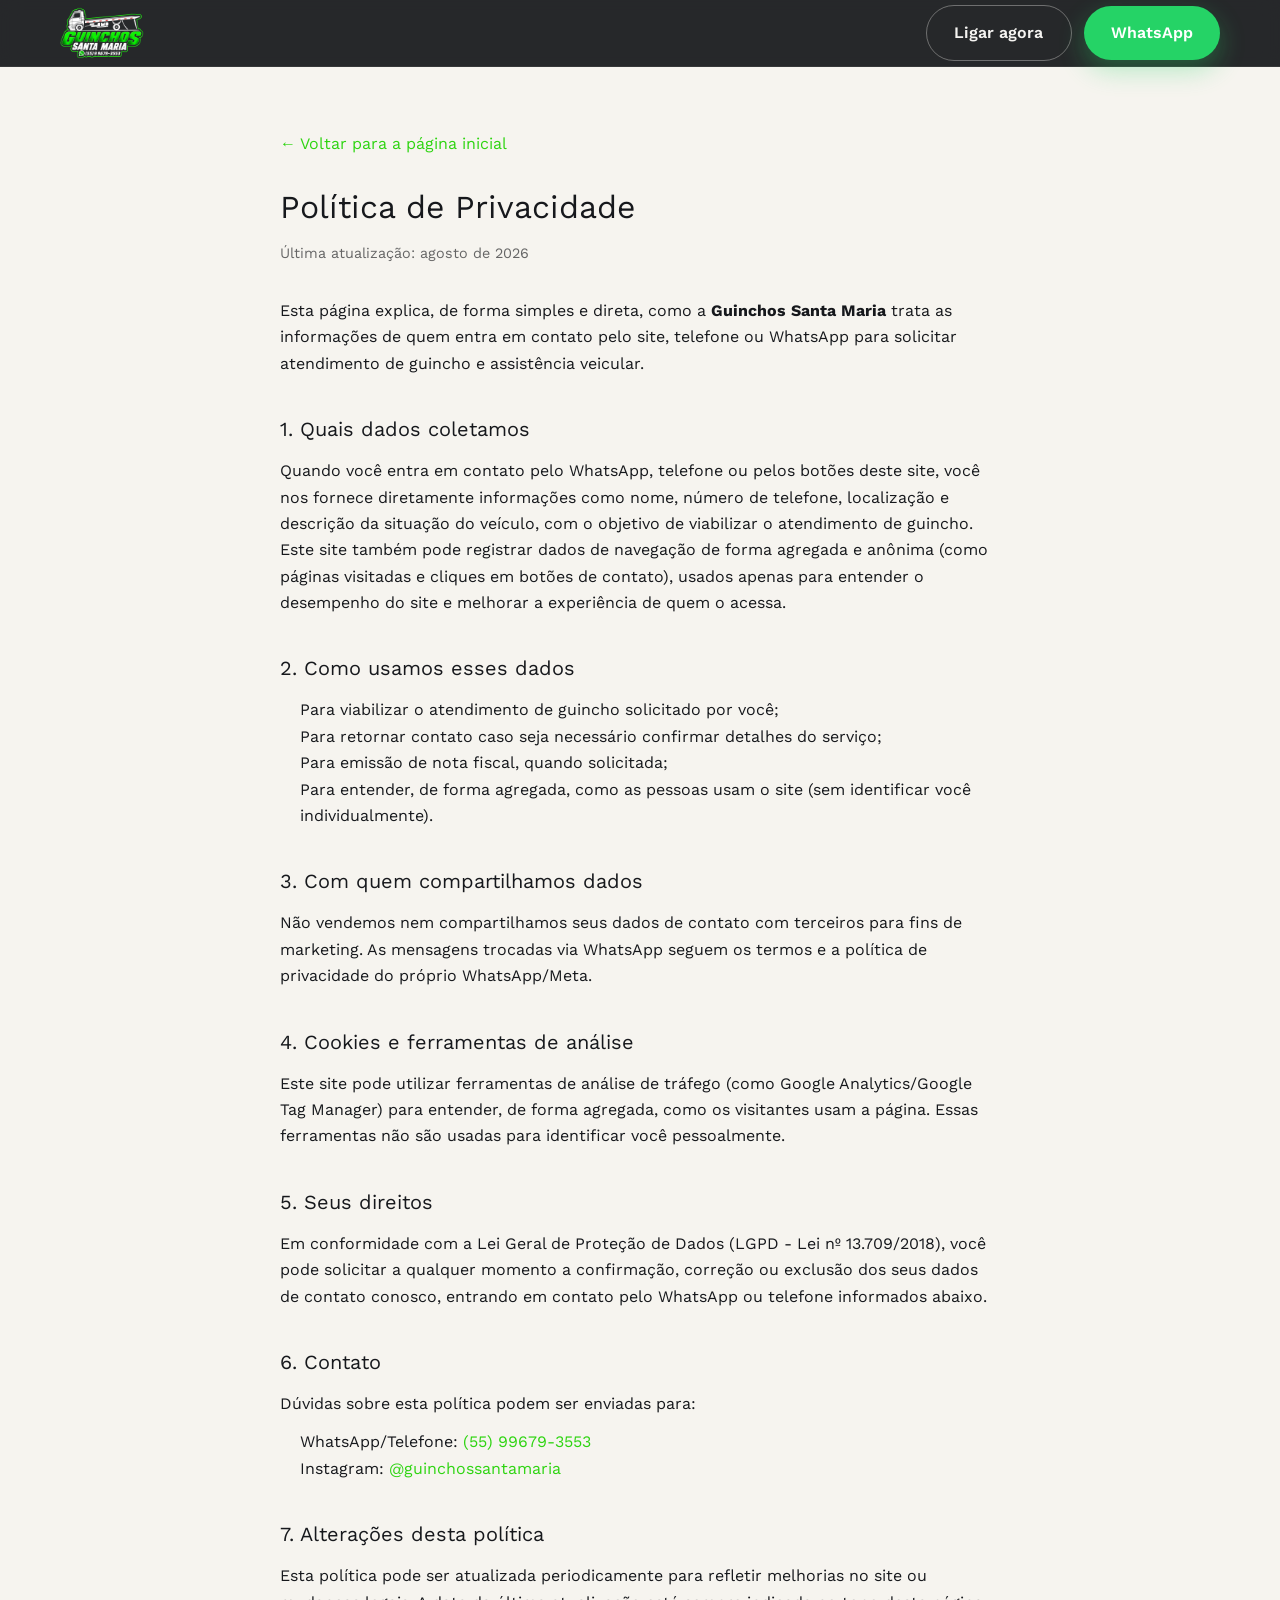
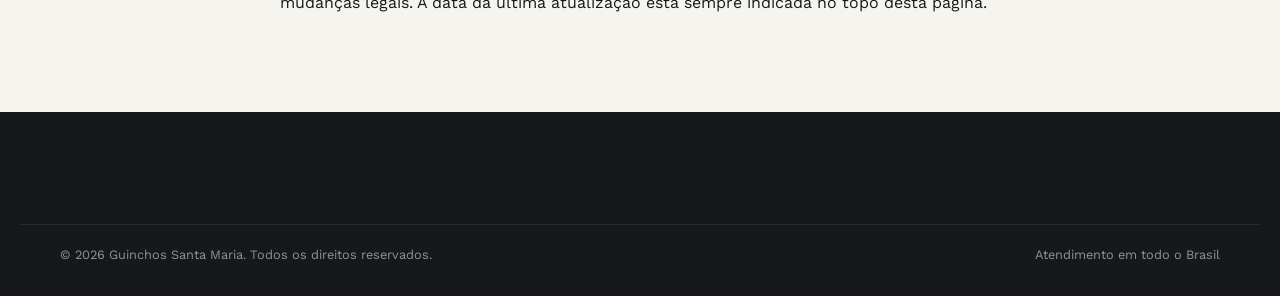
<file: privacidade.html>
<!DOCTYPE html>
<html lang="pt-BR">
<head>
<meta charset="UTF-8">
<meta name="viewport" content="width=device-width, initial-scale=1, viewport-fit=cover">
<title>Política de Privacidade | Guinchos Santa Maria</title>
<meta name="description" content="Política de Privacidade da Guinchos Santa Maria: como tratamos os dados de contato de quem solicita atendimento de guincho pelo site, telefone ou WhatsApp.">
<meta name="robots" content="index, follow">
<link rel="canonical" href="https://www.guinchossantamaria.com.br/privacidade.html">

<link rel="preconnect" href="https://fonts.googleapis.com">
<link rel="preconnect" href="https://fonts.gstatic.com" crossorigin>
<link href="https://fonts.googleapis.com/css2?family=Barlow+Condensed:wght@600;700;800&family=Work+Sans:wght@400;500;600;700&display=swap" rel="stylesheet">

<link rel="stylesheet" href="css/reset.css">
<link rel="stylesheet" href="css/variables.css">
<link rel="stylesheet" href="css/style.css">
<link rel="stylesheet" href="css/responsive.css">

<style>
  .legal {
    max-width: 760px;
    margin: 0 auto;
    padding: clamp(32px, 6vw, 64px) 20px 96px;
    color: var(--color-ink, #1c1c1c);
    line-height: 1.65;
  }
  .legal h1 { margin-bottom: 8px; }
  .legal .legal__updated { color: var(--color-muted, #666); font-size: 0.9rem; margin-bottom: 32px; }
  .legal h2 { margin-top: 36px; margin-bottom: 12px; font-size: 1.25rem; }
  .legal p, .legal li { font-size: 1rem; }
  .legal ul { padding-left: 20px; margin: 12px 0; }
  .legal a { color: var(--color-brand, #1a7a3c); }
  .legal__back { display: inline-block; margin-bottom: 24px; }
</style>
</head>
<body>

<a href="#main" class="skip-link">Pular para o conteúdo</a>

<header class="header">
  <div class="container header__inner">
    <a href="index.html#topo" class="logo">
      <img src="assets/img/logo-guinchos-sm.webp" alt="Guinchos Santa Maria" class="logo__img" width="230" height="142">
    </a>
    <div class="header__cta">
      <a href="tel:+555599679-3553" class="btn btn--call" data-track="phone" data-location="privacy_header">Ligar agora</a>
      <a href="https://api.whatsapp.com/send?phone=5555996793553&text=Ol%C3%A1!%20Preciso%20de%20um%20guincho%20em%20Santa%20Maria." target="_blank" rel="noopener" class="btn btn--whatsapp" data-track="whatsapp" data-location="privacy_header">WhatsApp</a>
    </div>
  </div>
</header>

<main id="main">
  <div class="legal">
    <a href="index.html" class="legal__back">&larr; Voltar para a página inicial</a>
    <h1>Política de Privacidade</h1>
    <p class="legal__updated">Última atualização: agosto de 2026</p>

    <p>Esta página explica, de forma simples e direta, como a <strong>Guinchos Santa Maria</strong> trata as informações de quem entra em contato pelo site, telefone ou WhatsApp para solicitar atendimento de guincho e assistência veicular.</p>

    <h2>1. Quais dados coletamos</h2>
    <p>Quando você entra em contato pelo WhatsApp, telefone ou pelos botões deste site, você nos fornece diretamente informações como nome, número de telefone, localização e descrição da situação do veículo, com o objetivo de viabilizar o atendimento de guincho.</p>
    <p>Este site também pode registrar dados de navegação de forma agregada e anônima (como páginas visitadas e cliques em botões de contato), usados apenas para entender o desempenho do site e melhorar a experiência de quem o acessa.</p>

    <h2>2. Como usamos esses dados</h2>
    <ul>
      <li>Para viabilizar o atendimento de guincho solicitado por você;</li>
      <li>Para retornar contato caso seja necessário confirmar detalhes do serviço;</li>
      <li>Para emissão de nota fiscal, quando solicitada;</li>
      <li>Para entender, de forma agregada, como as pessoas usam o site (sem identificar você individualmente).</li>
    </ul>

    <h2>3. Com quem compartilhamos dados</h2>
    <p>Não vendemos nem compartilhamos seus dados de contato com terceiros para fins de marketing. As mensagens trocadas via WhatsApp seguem os termos e a política de privacidade do próprio WhatsApp/Meta.</p>

    <h2>4. Cookies e ferramentas de análise</h2>
    <p>Este site pode utilizar ferramentas de análise de tráfego (como Google Analytics/Google Tag Manager) para entender, de forma agregada, como os visitantes usam a página. Essas ferramentas não são usadas para identificar você pessoalmente.</p>

    <h2>5. Seus direitos</h2>
    <p>Em conformidade com a Lei Geral de Proteção de Dados (LGPD - Lei nº 13.709/2018), você pode solicitar a qualquer momento a confirmação, correção ou exclusão dos seus dados de contato conosco, entrando em contato pelo WhatsApp ou telefone informados abaixo.</p>

    <h2>6. Contato</h2>
    <p>Dúvidas sobre esta política podem ser enviadas para:</p>
    <ul>
      <li>WhatsApp/Telefone: <a href="tel:+555599679-3553">(55) 99679-3553</a></li>
      <li>Instagram: <a href="https://www.instagram.com/guinchossantamaria/" target="_blank" rel="noopener">@guinchossantamaria</a></li>
    </ul>

    <h2>7. Alterações desta política</h2>
    <p>Esta política pode ser atualizada periodicamente para refletir melhorias no site ou mudanças legais. A data da última atualização está sempre indicada no topo desta página.</p>
  </div>
</main>

<footer class="footer">
  <div class="container footer__bottom">
    <span>&copy; <span id="year"></span> Guinchos Santa Maria. Todos os direitos reservados.</span>
    <span>Atendimento em todo o Brasil</span>
  </div>
</footer>

<script>document.getElementById('year').textContent = new Date().getFullYear();</script>
</body>
</html>
</file>
<file: css/style.css>
/* ============================================================
   BUNDLE ÚNICO DE CSS — reset + variables + style + responsive
   ----------------------------------------------------------
   Antes eram 4 arquivos <link> separados (reset.css, variables.css,
   style.css, responsive.css). O PageSpeed apontou "Render-blocking
   requests" com ~2.190ms de economia estimada: cada <link> é uma
   requisição de rede própria, e cada uma delas levava ~568ms de ida-
   e-volta antes do navegador poder pintar qualquer coisa na tela —
   independente do tamanho do arquivo (variables.css tem 1,8 KiB e
   levava o mesmo tempo que style.css com 5,4 KiB).
   Unindo tudo em um único arquivo, o navegador faz UMA requisição
   de CSS em vez de quatro, e o primeiro paint não fica esperando a
   fila toda. Os arquivos-fonte (reset.css, variables.css,
   responsive.css) continuam na pasta para referência/edição — só o
   index.html não os referencia mais individualmente.
   ============================================================ */

/* ---------- 0) FONTES (self-hosted) ----------
   Antes: <link href="fonts.googleapis.com/css2?..."> — dependência externa
   que o PageSpeed apontou com 751ms de latência dentro do "Render-blocking
   requests", além de exigir handshake com um domínio de terceiro (mesmo
   com preconnect, ainda é uma requisição a mais no caminho crítico).
   Agora: arquivos .woff2 dos mesmos pesos usados no design, hospedados
   junto com o resto do site (via pacotes @fontsource, que espelham os
   arquivos oficiais do Google Fonts) — zero dependência externa. */
@font-face {
  font-family: "Barlow Condensed";
  src: url("../assets/fonts/barlow-condensed-600.woff2") format("woff2");
  font-weight: 600;
  font-style: normal;
  font-display: swap;
}
@font-face {
  font-family: "Barlow Condensed";
  src: url("../assets/fonts/barlow-condensed-700.woff2") format("woff2");
  font-weight: 700;
  font-style: normal;
  font-display: swap;
}
@font-face {
  font-family: "Barlow Condensed";
  src: url("../assets/fonts/barlow-condensed-800.woff2") format("woff2");
  font-weight: 800;
  font-style: normal;
  font-display: swap;
}
@font-face {
  font-family: "Work Sans";
  src: url("../assets/fonts/work-sans-400.woff2") format("woff2");
  font-weight: 400;
  font-style: normal;
  font-display: swap;
}
@font-face {
  font-family: "Work Sans";
  src: url("../assets/fonts/work-sans-500.woff2") format("woff2");
  font-weight: 500;
  font-style: normal;
  font-display: swap;
}
@font-face {
  font-family: "Work Sans";
  src: url("../assets/fonts/work-sans-600.woff2") format("woff2");
  font-weight: 600;
  font-style: normal;
  font-display: swap;
}
@font-face {
  font-family: "Work Sans";
  src: url("../assets/fonts/work-sans-700.woff2") format("woff2");
  font-weight: 700;
  font-style: normal;
  font-display: swap;
}
@font-face {
  font-family: "JetBrains Mono";
  src: url("../assets/fonts/jetbrains-mono-500.woff2") format("woff2");
  font-weight: 500;
  font-style: normal;
  font-display: swap;
}
@font-face {
  font-family: "JetBrains Mono";
  src: url("../assets/fonts/jetbrains-mono-600.woff2") format("woff2");
  font-weight: 600;
  font-style: normal;
  font-display: swap;
}
@font-face {
  font-family: "JetBrains Mono";
  src: url("../assets/fonts/jetbrains-mono-700.woff2") format("woff2");
  font-weight: 700;
  font-style: normal;
  font-display: swap;
}

/* ---------- 1) RESET ---------- */
/* ============================================
   RESET — Guinchos Santa Maria
   ============================================ */

*, *::before, *::after {
  box-sizing: border-box;
  margin: 0;
  padding: 0;
}

html {
  -webkit-text-size-adjust: 100%;
  scroll-behavior: smooth;
}

@media (prefers-reduced-motion: reduce) {
  html {
    scroll-behavior: auto;
  }
  *, *::before, *::after {
    animation-duration: 0.01ms !important;
    animation-iteration-count: 1 !important;
    transition-duration: 0.01ms !important;
    scroll-behavior: auto !important;
  }
}

body {
  min-height: 100vh;
  line-height: 1.5;
  -webkit-font-smoothing: antialiased;
  text-rendering: optimizeLegibility;
}

img, picture, svg {
  display: block;
  max-width: 100%;
  height: auto;
}

button, input, textarea, select {
  font: inherit;
  color: inherit;
}

button {
  background: none;
  border: none;
  cursor: pointer;
}

a {
  color: inherit;
  text-decoration: none;
}

ul, ol {
  list-style: none;
}

h1, h2, h3, h4, h5, h6 {
  font-weight: inherit;
  text-wrap: balance;
}

p {
  text-wrap: pretty;
}

table {
  border-collapse: collapse;
}

:focus-visible {
  outline: 3px solid var(--color-accent);
  outline-offset: 3px;
}

/* ---------- 2) VARIABLES ---------- */
/* ============================================
   DESIGN TOKENS — Guinchos Santa Maria
   Direção: emergência veicular 24h, confiança local,
   material visual do próprio negócio (faixa de risco
   âmbar/preta dos equipamentos reais).
   ============================================ */

:root {
  /* ---- Cor ---- */
  --color-asphalt:      #14161A;  /* fundo principal escuro */
  --color-surface:      #1C1F24;  /* cards / superfícies sobre o fundo escuro */
  --color-surface-2:    #23262D;  /* superfície elevada */
  --color-line:         #2E323A;  /* bordas sutis sobre escuro */

  --color-brand:        #2ED411;  /* verde da marca — extraído da logo real do cliente */
  --color-brand-dark:   #21970C;
  --color-brand-text:   #187009;  /* verde da marca escurecido p/ atingir contraste AA (4.5:1+) como texto sobre fundos claros */
  --color-brand-tint:   #E6F7E3;

  --color-whatsapp:     #25D366;  /* verde funcional, só no botão WhatsApp */
  --color-whatsapp-dark:#1DA851;

  --color-paper:        #F6F4EF;  /* fundo claro (seções alternadas) */
  --color-paper-2:      #ECE9E1;
  --color-ink:          #16181C;  /* texto principal sobre claro */
  --color-ink-soft:     #4B4F58;  /* texto secundário sobre claro */

  --color-white:        #FFFFFF;
  --color-cream:        #F5F4F1;  /* texto principal sobre escuro */
  --color-steel:        #8B92A0;  /* texto secundário sobre escuro */

  --color-success:      #2FAE60;
  --color-danger:       #E5484D;

  /* ---- Tipografia ---- */
  --font-display: "Barlow Condensed", "Arial Narrow", sans-serif;
  --font-body: "Work Sans", "Segoe UI", sans-serif;
  --font-mono: "JetBrains Mono", "SFMono-Regular", monospace;

  --fs-display-xl: clamp(2.6rem, 6vw + 1rem, 5.4rem);
  --fs-display-lg: clamp(2.1rem, 4vw + 1rem, 3.6rem);
  --fs-display-md: clamp(1.6rem, 2.4vw + 1rem, 2.4rem);
  --fs-display-sm: clamp(1.25rem, 1.4vw + 1rem, 1.6rem);

  --fs-body-lg: clamp(1.05rem, 0.4vw + 1rem, 1.25rem);
  --fs-body-md: 1rem;
  --fs-body-sm: 0.9rem;
  --fs-body-xs: 0.78rem;

  --lh-tight: 1.05;
  --lh-snug: 1.25;
  --lh-normal: 1.55;

  --ls-eyebrow: 0.14em;

  /* ---- Espaçamento ---- */
  --space-2xs: 0.4rem;
  --space-xs: 0.75rem;
  --space-sm: 1.25rem;
  --space-md: 2rem;
  --space-lg: 3.5rem;
  --space-xl: 5.5rem;
  --space-2xl: 8rem;

  --section-pad-y: clamp(3.5rem, 6vw, 7rem);
  --container-w: 1240px;
  --container-pad-x: clamp(1.25rem, 4vw, 2.5rem);

  /* ---- Forma ---- */
  --radius-sm: 6px;
  --radius-md: 12px;
  --radius-lg: 20px;
  --radius-pill: 999px;

  /* ---- Sombra ---- */
  --shadow-sm: 0 2px 10px rgb(0 0 0 / 0.18);
  --shadow-md: 0 12px 32px rgb(0 0 0 / 0.24);
  --shadow-lg: 0 24px 60px rgb(0 0 0 / 0.32);
  --shadow-brand: 0 10px 28px rgb(46 212 17 / 0.35);

  /* ---- Movimento ---- */
  --ease-out: cubic-bezier(0.16, 1, 0.3, 1);
  --dur-fast: 160ms;
  --dur-med: 320ms;
  --dur-slow: 560ms;

  /* ---- Faixa de risco (assinatura visual) ---- */
  --hazard-stripe: repeating-linear-gradient(
    -45deg,
    var(--color-brand) 0 18px,
    var(--color-asphalt) 18px 36px
  );

  --z-header: 100;
  --z-mobile-bar: 90;
  --z-overlay: 200;
}

/* ---------- 3) STYLE (regras principais) ---------- */
/* ============================================
   STYLE — Guinchos Santa Maria (mobile-first base)
   ============================================ */

body {
  background: var(--color-paper);
  color: var(--color-ink);
  font-family: var(--font-body);
  font-size: var(--fs-body-md);
  overflow-x: hidden;
}

.container {
  width: 100%;
  max-width: var(--container-w);
  margin-inline: auto;
  padding-inline: var(--container-pad-x);
}

.eyebrow {
  font-family: var(--font-mono);
  font-size: var(--fs-body-xs);
  letter-spacing: var(--ls-eyebrow);
  text-transform: uppercase;
  display: inline-flex;
  align-items: center;
  gap: 0.5em;
  color: var(--color-brand-text);
  font-weight: 600;
}

.eyebrow--light { color: var(--color-brand); }

.eyebrow::before {
  content: "";
  width: 8px;
  height: 8px;
  border-radius: 50%;
  background: var(--color-brand);
  box-shadow: 0 0 0 3px rgb(46 212 17 / 0.22);
}

.section-head {
  max-width: 46rem;
  margin-bottom: var(--space-lg);
}

.section-head h2 {
  font-family: var(--font-display);
  font-weight: 700;
  font-size: var(--fs-display-lg);
  line-height: var(--lh-tight);
  margin-top: var(--space-xs);
  letter-spacing: -0.01em;
}

.section-head p {
  margin-top: var(--space-sm);
  font-size: var(--fs-body-lg);
  color: var(--color-ink-soft);
  max-width: 42rem;
}

section { position: relative; }

.section--dark {
  background: var(--color-asphalt);
  color: var(--color-cream);
}

.section--dark .section-head p { color: var(--color-steel); }

/* ---------- Reveal on scroll ---------- */
.reveal {
  opacity: 0;
  transform: translateY(18px);
  transition: opacity var(--dur-slow) var(--ease-out), transform var(--dur-slow) var(--ease-out);
}
.reveal.is-visible {
  opacity: 1;
  transform: none;
}
@media (prefers-reduced-motion: reduce) {
  .reveal { opacity: 1; transform: none; transition: none; }
}

/* ---------- Cascade escalonado em grids (stagger) ---------- */
.stagger > .reveal:nth-child(1) { transition-delay: 0ms; }
.stagger > .reveal:nth-child(2) { transition-delay: 70ms; }
.stagger > .reveal:nth-child(3) { transition-delay: 140ms; }
.stagger > .reveal:nth-child(4) { transition-delay: 210ms; }
.stagger > .reveal:nth-child(5) { transition-delay: 280ms; }
.stagger > .reveal:nth-child(6) { transition-delay: 350ms; }
.stagger > .reveal:nth-child(7) { transition-delay: 420ms; }
.stagger > .reveal:nth-child(8) { transition-delay: 490ms; }
@media (prefers-reduced-motion: reduce) {
  .stagger > .reveal { transition-delay: 0ms !important; }
}

/* ---------- Faixa de risco (assinatura) ---------- */
.hazard-divider {
  height: 10px;
  background: var(--hazard-stripe);
  background-size: 50px 50px;
}

/* ============================================
   BOTÕES
   ============================================ */
.btn {
  display: inline-flex;
  align-items: center;
  justify-content: center;
  gap: 0.6em;
  font-family: var(--font-body);
  font-weight: 600;
  font-size: 1rem;
  padding: 0.95em 1.7em;
  border-radius: var(--radius-pill);
  transition: transform var(--dur-fast) var(--ease-out);
  white-space: nowrap;
  position: relative;
  overflow: hidden;
  isolation: isolate;
}
.btn:active { transform: scale(0.97); }
/* A cor de hover dos botões abaixo é feita via ::after (opacity), não via
   background-color direto: opacity roda no compositor (GPU) e não força
   repaint a cada frame, diferente de animar background-color/box-shadow. */

.btn--whatsapp::before {
  content: "";
  position: absolute;
  top: 0; left: -60%;
  width: 40%; height: 100%;
  background: linear-gradient(115deg, transparent, rgb(255 255 255 / 0.4), transparent);
  transform: skewX(-20deg);
  transition: left 650ms var(--ease-out);
  pointer-events: none;
}
.btn--whatsapp:hover::before { left: 130%; }
@media (prefers-reduced-motion: reduce) {
  .btn--whatsapp::before { display: none; }
}

.btn--whatsapp {
  background: var(--color-whatsapp);
  color: var(--color-white);
  box-shadow: 0 10px 26px rgb(37 211 102 / 0.32);
}
.btn--whatsapp::after {
  content: "";
  position: absolute;
  inset: 0;
  z-index: -1;
  background: var(--color-whatsapp-dark);
  opacity: 0;
  transition: opacity var(--dur-fast) var(--ease-out);
}
.btn--whatsapp:hover { transform: translateY(-2px); }
.btn--whatsapp:hover::after { opacity: 1; }

.btn--call {
  background: transparent;
  color: var(--color-cream);
  border: 1.5px solid rgb(245 244 241 / 0.35);
}
.btn--call:hover { border-color: var(--color-cream); background: rgb(245 244 241 / 0.06); }

.btn--call-light {
  background: transparent;
  color: var(--color-ink);
  border: 1.5px solid rgb(22 24 28 / 0.25);
}
.btn--call-light:hover { border-color: var(--color-ink); }

.btn--brand {
  background: var(--color-brand);
  color: var(--color-asphalt);
  box-shadow: var(--shadow-brand);
  font-weight: 700;
}
.btn--brand::after {
  content: "";
  position: absolute;
  inset: 0;
  z-index: -1;
  background: var(--color-brand-dark);
  opacity: 0;
  transition: opacity var(--dur-fast) var(--ease-out);
}
.btn--brand:hover { transform: translateY(-2px); }
.btn--brand:hover::after { opacity: 1; }

.btn--lg { padding: 1.1em 2.2em; font-size: 1.05rem; }
.btn--block { width: 100%; }

.icon { width: 1.25em; height: 1.25em; flex-shrink: 0; fill: currentColor; }

/* ============================================
   HEADER
   ============================================ */
.header {
  position: sticky;
  top: 0;
  z-index: var(--z-header);
  background: rgb(20 22 26 / 0.92);
  backdrop-filter: blur(10px) saturate(140%);
  -webkit-backdrop-filter: blur(10px) saturate(140%);
  border-bottom: 1px solid rgb(255 255 255 / 0.07);
}

.header__inner {
  display: flex;
  align-items: center;
  justify-content: space-between;
  height: 66px;
}

.logo {
  display: flex;
  align-items: center;
  gap: 0.6rem;
}

.logo__img {
  height: 52px;
  width: auto;
  display: block;
  transition: transform var(--dur-fast) var(--ease-out), filter var(--dur-fast) var(--ease-out);
  filter: drop-shadow(0 0 0 rgba(46,212,17,0));
}
.logo:hover .logo__img {
  transform: scale(1.04);
  filter: drop-shadow(0 0 10px rgba(46,212,17,0.45));
}

.nav-desktop {
  display: none;
}

.header__cta {
  display: none;
}

.header__mobile-actions {
  display: flex;
  align-items: center;
  gap: 0.5rem;
}

.icon-btn {
  width: 40px;
  height: 40px;
  display: grid;
  place-items: center;
  border-radius: var(--radius-pill);
  border: 1.5px solid rgb(245 244 241 / 0.25);
  color: var(--color-cream);
}
.icon-btn--whatsapp {
  background: var(--color-whatsapp);
  border-color: transparent;
  color: white;
}

/* ============================================
   HERO
   ============================================ */
.hero {
  background:
    radial-gradient(120% 90% at 100% 0%, rgb(46 212 17 / 0.14), transparent 55%),
    var(--color-asphalt);
  color: var(--color-cream);
  padding-top: clamp(2.5rem, 6vw, 4.5rem);
  padding-bottom: clamp(3rem, 6vw, 5rem);
  overflow: hidden;
}

.hero__grid {
  display: grid;
  gap: var(--space-lg);
  align-items: center;
}

.hero__badge {
  display: inline-flex;
  align-items: center;
  gap: 0.5rem;
  font-family: var(--font-mono);
  font-size: 0.72rem;
  letter-spacing: 0.1em;
  text-transform: uppercase;
  color: var(--color-brand);
  background: rgb(46 212 17 / 0.1);
  border: 1px solid rgb(46 212 17 / 0.3);
  padding: 0.45em 0.9em;
  border-radius: var(--radius-pill);
  margin-bottom: var(--space-sm);
}

.hero__badge .dot {
  width: 7px; height: 7px; border-radius: 50%;
  background: var(--color-brand);
  animation: pulse 1.8s ease-in-out infinite;
}
@keyframes pulse {
  0%, 100% { box-shadow: 0 0 0 0 rgb(46 212 17 / 0.5); }
  50% { box-shadow: 0 0 0 6px rgb(46 212 17 / 0); }
}
@media (prefers-reduced-motion: reduce) {
  .hero__badge .dot { animation: none; }
}

.hero h1 {
  font-family: var(--font-display);
  font-weight: 800;
  font-size: var(--fs-display-xl);
  line-height: var(--lh-tight);
  letter-spacing: -0.015em;
  text-transform: uppercase;
}
.hero h1 span { color: var(--color-brand); }

.hero__sub {
  margin-top: var(--space-sm);
  font-size: var(--fs-body-lg);
  color: var(--color-steel);
  max-width: 34rem;
}

.hero__tags {
  margin-top: var(--space-sm);
  font-family: var(--font-mono);
  font-size: 0.82rem;
  color: var(--color-steel);
  letter-spacing: 0.01em;
}
.hero__tags b { color: var(--color-cream); font-weight: 600; }

.hero__ctas {
  display: flex;
  flex-wrap: wrap;
  gap: 0.85rem;
  margin-top: var(--space-md);
}

.hero__phone {
  margin-top: var(--space-md);
  display: flex;
  align-items: center;
  gap: 0.6rem;
  font-family: var(--font-mono);
  font-size: 1.05rem;
  color: var(--color-cream);
}
.hero__phone svg { width: 18px; height: 18px; fill: var(--color-brand); }

.hero__badges {
  margin-top: var(--space-xs);
  display: flex;
  flex-wrap: wrap;
  gap: 0.6rem;
}
.mini-badge {
  display: inline-flex;
  align-items: center;
  gap: 0.4rem;
  font-size: 0.78rem;
  font-weight: 500;
  color: var(--color-steel);
  border: 1px solid rgb(255 255 255 / 0.14);
  padding: 0.4em 0.75em;
  border-radius: var(--radius-pill);
}
.mini-badge svg { width: 15px; height: 15px; fill: var(--color-brand); }

.hero__media {
  position: relative;
}

.hero__frame {
  position: relative;
  border-radius: var(--radius-lg);
  overflow: hidden;
  box-shadow: var(--shadow-lg);
  border: 1px solid rgb(255 255 255 / 0.08);
}

.hero__frame img {
  width: 100%;
  height: 100%;
  object-fit: cover;
  aspect-ratio: 4 / 5;
}

.hero__frame::after {
  content: "";
  position: absolute;
  inset: 0;
  background: linear-gradient(180deg, rgb(20 22 26 / 0) 40%, rgb(20 22 26 / 0.85) 100%);
}

.hero__frame-tag {
  position: absolute;
  left: var(--space-sm);
  bottom: var(--space-sm);
  right: var(--space-sm);
  z-index: 2;
  display: flex;
  align-items: center;
  justify-content: space-between;
  gap: 0.5rem;
}

.hero__frame-tag .label {
  font-family: var(--font-mono);
  font-size: 0.72rem;
  color: var(--color-cream);
  background: rgb(20 22 26 / 0.6);
  border: 1px solid rgb(255 255 255 / 0.15);
  padding: 0.4em 0.7em;
  border-radius: var(--radius-pill);
  backdrop-filter: blur(6px);
}

.hero__stripe {
  position: absolute;
  top: -14px;
  right: -14px;
  width: 90px;
  height: 90px;
  background: var(--hazard-stripe);
  background-size: 20px 20px;
  border-radius: var(--radius-md);
  z-index: -1;
  opacity: 0.9;
  display: none;
}

/* ============================================
   BARRA DE CONFIANÇA
   ============================================ */
.trust-bar {
  background: var(--color-ink);
  color: var(--color-cream);
}
.trust-bar__inner {
  display: grid;
  grid-template-columns: 1fr;
  gap: 0;
}
.trust-bar__item {
  display: flex;
  align-items: center;
  gap: 0.85rem;
  padding: 1.35rem var(--container-pad-x);
  border-bottom: 1px solid rgb(255 255 255 / 0.08);
}
.trust-bar__item:last-child { border-bottom: none; }
.trust-bar__item svg { width: 24px; height: 24px; fill: var(--color-brand); flex-shrink: 0; }
.trust-bar__item strong { display: block; font-size: 0.95rem; }
.trust-bar__item span { display: block; font-size: 0.8rem; color: var(--color-steel); }

/* ============================================
   SITUAÇÕES (Precisando de ajuda)
   ============================================ */
.situations {
  padding-block: var(--section-pad-y);
}

.situations__grid {
  display: grid;
  grid-template-columns: 1fr;
  gap: 0.85rem;
}

.situation-card {
  display: flex;
  align-items: center;
  gap: 0.9rem;
  padding: 1.15rem 1.25rem;
  background: var(--color-white);
  border: 1px solid rgb(22 24 28 / 0.08);
  border-radius: var(--radius-md);
  box-shadow: var(--shadow-sm);
  transition: transform var(--dur-fast) var(--ease-out), border-color var(--dur-fast) var(--ease-out);
}
.situation-card:hover { transform: translateY(-3px); border-color: var(--color-brand); }

.situation-card__icon {
  width: 42px;
  height: 42px;
  flex-shrink: 0;
  border-radius: var(--radius-sm);
  background: var(--color-brand-tint);
  display: grid;
  place-items: center;
}
.situation-card__icon svg { width: 20px; height: 20px; fill: var(--color-brand-dark); }

.situation-card p {
  font-weight: 600;
  font-size: 0.98rem;
}

.situations__cta {
  margin-top: var(--space-lg);
  text-align: center;
}

/* ============================================
   SERVIÇOS
   ============================================ */
.services {
  background: var(--color-asphalt);
  color: var(--color-cream);
  padding-block: var(--section-pad-y);
}

.services__grid {
  display: grid;
  grid-template-columns: 1fr;
  gap: 1.1rem;
}

.service-card {
  padding: var(--space-md);
  background: var(--color-surface);
  border: 1px solid var(--color-line);
  border-radius: var(--radius-lg);
  transition: border-color var(--dur-fast) var(--ease-out), transform var(--dur-fast) var(--ease-out);
}
.service-card:hover { border-color: rgb(46 212 17 / 0.5); transform: translateY(-3px); }

.service-card__top {
  display: flex;
  align-items: center;
  justify-content: space-between;
  gap: 1rem;
}

.service-card__icon {
  width: 48px;
  height: 48px;
  border-radius: var(--radius-md);
  background: rgb(46 212 17 / 0.12);
  display: grid;
  place-items: center;
  flex-shrink: 0;
}
.service-card__icon svg { width: 24px; height: 24px; fill: var(--color-brand); }

.service-card__price {
  font-family: var(--font-mono);
  font-size: 0.72rem;
  color: var(--color-steel);
  text-align: right;
}
.service-card__price strong { display: block; color: var(--color-brand); font-size: 0.95rem; }

.service-card h3 {
  font-family: var(--font-display);
  font-weight: 700;
  font-size: 1.5rem;
  margin-top: var(--space-sm);
  letter-spacing: -0.01em;
}

.service-card p {
  margin-top: 0.5rem;
  color: var(--color-steel);
  font-size: 0.92rem;
  line-height: var(--lh-normal);
}

/* ============================================
   GALERIA
   ============================================ */
.gallery {
  padding-block: var(--section-pad-y);
}

.gallery__grid {
  display: grid;
  grid-template-columns: 1fr;
  gap: 0.75rem;
}

.gallery__item {
  position: relative;
  border-radius: var(--radius-md);
  overflow: hidden;
  background: var(--color-ink);
}
.gallery__item img {
  width: 100%;
  height: 100%;
  object-fit: cover;
  transition: transform var(--dur-slow) var(--ease-out);
}
.gallery__item:hover img { transform: scale(1.045); }

.gallery__item {
  aspect-ratio: 4 / 3;
}

.gallery__item--cta {
  display: flex;
  flex-direction: column;
  align-items: center;
  justify-content: center;
  gap: 0.5rem;
  text-align: center;
  padding: 1.5rem;
  background: var(--color-asphalt);
  border: 1px solid var(--color-line);
  color: var(--color-cream);
  transition: border-color var(--dur-fast) var(--ease-out), transform var(--dur-fast) var(--ease-out);
}
.gallery__item--cta:hover {
  border-color: var(--color-brand);
  transform: translateY(-3px);
}
.gallery__item--cta svg {
  width: 30px;
  height: 30px;
  fill: var(--color-brand);
}
.gallery__item--cta span {
  font-family: var(--font-display);
  font-weight: 700;
  font-size: 1.05rem;
}
.gallery__item--cta .handle {
  font-family: var(--font-mono);
  font-weight: 500;
  font-size: 0.78rem;
  color: var(--color-steel);
}

.gallery__cap {
  position: absolute;
  left: 0.8rem;
  bottom: 0.8rem;
  z-index: 2;
  font-family: var(--font-mono);
  font-size: 0.68rem;
  color: var(--color-cream);
  background: rgb(20 22 26 / 0.65);
  border: 1px solid rgb(255 255 255 / 0.15);
  padding: 0.35em 0.7em;
  border-radius: var(--radius-pill);
  backdrop-filter: blur(6px);
}

.gallery__item::before {
  content: "";
  position: absolute;
  inset: 0;
  background: linear-gradient(180deg, rgb(20 22 26 / 0) 55%, rgb(20 22 26 / 0.55) 100%);
  z-index: 1;
}

/* ============================================
   DIFERENCIAIS
   ============================================ */
.why {
  background: var(--color-paper-2);
  padding-block: var(--section-pad-y);
}

.why__grid {
  display: grid;
  grid-template-columns: 1fr;
  gap: 1rem;
}

.why-card {
  padding: var(--space-md);
  background: var(--color-white);
  border-radius: var(--radius-lg);
  border: 1px solid rgb(22 24 28 / 0.07);
}

.why-card__num {
  font-family: var(--font-mono);
  font-size: 0.75rem;
  color: var(--color-brand-dark);
  font-weight: 700;
}

.why-card h3 {
  font-family: var(--font-display);
  font-weight: 700;
  font-size: 1.35rem;
  margin-top: 0.5rem;
}

.why-card p {
  margin-top: 0.4rem;
  color: var(--color-ink-soft);
  font-size: 0.92rem;
  line-height: var(--lh-normal);
}

/* ============================================
   COMO FUNCIONA
   ============================================ */
.how {
  padding-block: var(--section-pad-y);
  background: var(--color-asphalt);
  color: var(--color-cream);
}

.how__steps {
  display: grid;
  grid-template-columns: 1fr;
  gap: 0;
  counter-reset: step;
}

.how-step {
  display: flex;
  gap: 1.1rem;
  padding-block: var(--space-md);
  border-top: 1px solid var(--color-line);
}
.how-step:last-child { border-bottom: 1px solid var(--color-line); }

.how-step__num {
  font-family: var(--font-display);
  font-weight: 800;
  font-size: 2.4rem;
  color: var(--color-brand);
  line-height: 1;
  flex-shrink: 0;
  width: 3ch;
}

.how-step h3 {
  font-family: var(--font-display);
  font-weight: 700;
  font-size: 1.4rem;
}
.how-step p {
  margin-top: 0.3rem;
  color: var(--color-steel);
  font-size: 0.95rem;
}

.how__cta { margin-top: var(--space-lg); text-align: center; }

/* ============================================
   ÁREA DE ATENDIMENTO
   ============================================ */
.coverage {
  padding-block: var(--section-pad-y);
}

.coverage__box {
  display: grid;
  gap: var(--space-md);
  background: var(--color-white);
  border: 1px solid rgb(22 24 28 / 0.08);
  border-radius: var(--radius-lg);
  padding: var(--space-lg) var(--space-md);
}

.coverage__box p {
  color: var(--color-ink-soft);
  line-height: var(--lh-normal);
  max-width: 48rem;
}
.coverage__box p + p { margin-top: 0.9rem; }

.coverage__terms {
  display: flex;
  flex-wrap: wrap;
  gap: 0.5rem;
  margin-top: var(--space-sm);
}
.coverage__terms span {
  font-family: var(--font-mono);
  font-size: 0.72rem;
  color: var(--color-ink-soft);
  border: 1px solid rgb(22 24 28 / 0.15);
  padding: 0.35em 0.75em;
  border-radius: var(--radius-pill);
}

/* ============================================
   FAQ
   ============================================ */
.faq {
  background: var(--color-paper-2);
  padding-block: var(--section-pad-y);
}

.faq__list {
  border-top: 1px solid rgb(22 24 28 / 0.12);
}

.faq-item {
  border-bottom: 1px solid rgb(22 24 28 / 0.12);
}

.faq-item__q {
  width: 100%;
  display: flex;
  align-items: center;
  justify-content: space-between;
  gap: 1rem;
  padding: 1.35rem 0;
  text-align: left;
  font-family: var(--font-display);
  font-weight: 700;
  font-size: 1.15rem;
}

.faq-item__q .plus {
  flex-shrink: 0;
  width: 26px;
  height: 26px;
  border-radius: 50%;
  border: 1.5px solid rgb(22 24 28 / 0.3);
  display: grid;
  place-items: center;
  position: relative;
  transition: transform var(--dur-med) var(--ease-out), border-color var(--dur-med);
}
.faq-item__q .plus::before, .faq-item__q .plus::after {
  content: "";
  position: absolute;
  background: var(--color-ink);
}
.faq-item__q .plus::before { width: 10px; height: 1.5px; }
.faq-item__q .plus::after { width: 1.5px; height: 10px; }

.faq-item[open] .faq-item__q .plus {
  transform: rotate(45deg);
  border-color: var(--color-brand);
}

.faq-item__a {
  display: grid;
  grid-template-rows: 0fr;
  transition: grid-template-rows 360ms var(--ease-out);
  color: var(--color-ink-soft);
  font-size: 0.96rem;
  line-height: var(--lh-normal);
  max-width: 44rem;
}
.faq-item__a > p { overflow: hidden; min-height: 0; }
.faq-item[open] .faq-item__a {
  grid-template-rows: 1fr;
  padding-bottom: 1.35rem;
}

@media (prefers-reduced-motion: reduce) {
  .faq-item__a { transition: none; }
}

.faq-item summary { cursor: pointer; list-style: none; }
.faq-item summary::-webkit-details-marker { display: none; }

/* ============================================
   CTA FINAL
   ============================================ */
.final-cta {
  background: linear-gradient(160deg, var(--color-brand) 0%, var(--color-brand-dark) 100%);
  color: var(--color-asphalt);
  padding-block: var(--space-2xl);
  text-align: center;
}

.final-cta h2 {
  font-family: var(--font-display);
  font-weight: 800;
  font-size: var(--fs-display-lg);
  line-height: var(--lh-tight);
  text-transform: uppercase;
  letter-spacing: -0.01em;
}

.final-cta p {
  margin-top: var(--space-xs);
  font-size: var(--fs-body-lg);
  font-weight: 500;
  max-width: 36rem;
  margin-inline: auto;
}

.final-cta__ctas {
  margin-top: var(--space-md);
  display: flex;
  flex-direction: column;
  align-items: center;
  gap: 0.9rem;
}

.final-cta .btn--whatsapp {
  background: var(--color-asphalt);
  color: var(--color-cream);
  box-shadow: 0 14px 34px rgb(20 22 26 / 0.35);
}
.final-cta .btn--whatsapp:hover { background: #24262b; }

.final-cta__phone {
  font-family: var(--font-mono);
  font-size: 1.3rem;
  font-weight: 700;
}
.final-cta__note {
  font-family: var(--font-mono);
  font-size: 0.8rem;
  text-transform: uppercase;
  letter-spacing: 0.08em;
  opacity: 0.85;
}

/* ============================================
   FOOTER
   ============================================ */
.footer {
  background: var(--color-ink);
  color: var(--color-steel);
  padding-block: var(--space-lg) var(--space-md);
}

.footer__top {
  display: grid;
  gap: var(--space-lg);
}

.footer__brand .logo { color: var(--color-cream); }
.footer__brand p {
  margin-top: 0.8rem;
  font-size: 0.9rem;
  max-width: 24rem;
}

.footer__col h3 {
  font-family: var(--font-mono);
  font-size: 0.74rem;
  text-transform: uppercase;
  letter-spacing: 0.1em;
  color: var(--color-cream);
  margin-bottom: 0.9rem;
}

.footer__col ul { display: grid; gap: 0.6rem; }
.footer__col a { font-size: 0.92rem; }
.footer__col a:hover { color: var(--color-brand); }

.footer__social {
  display: inline-flex;
  align-items: center;
  gap: 0.5rem;
}
.footer__social svg { width: 18px; height: 18px; fill: currentColor; }

.footer__bottom {
  margin-top: var(--space-lg);
  padding-top: var(--space-sm);
  border-top: 1px solid rgb(255 255 255 / 0.08);
  display: flex;
  flex-direction: column;
  gap: 0.6rem;
  font-size: 0.8rem;
}

/* ============================================
   BARRA FIXA MOBILE
   ============================================ */
.mobile-bar {
  position: fixed;
  left: 0;
  right: 0;
  bottom: 0;
  z-index: var(--z-mobile-bar);
  display: grid;
  grid-template-columns: 1fr 1fr;
  background: var(--color-ink);
  border-top: 1px solid rgb(255 255 255 / 0.1);
  box-shadow: 0 -8px 24px rgb(0 0 0 / 0.3);
  padding-bottom: env(safe-area-inset-bottom, 0);
}

.mobile-bar a {
  display: flex;
  align-items: center;
  justify-content: center;
  gap: 0.55rem;
  padding: 0.95rem 0.5rem;
  font-weight: 700;
  font-size: 0.92rem;
}
.mobile-bar svg { width: 19px; height: 19px; fill: currentColor; }

.mobile-bar__call { color: var(--color-cream); background: var(--color-surface-2); }
.mobile-bar__whats { color: white; background: var(--color-whatsapp); position: relative; animation: whats-glow 2.4s ease-in-out infinite; }
@keyframes whats-glow {
  0%, 100% { box-shadow: 0 0 0 0 rgb(37 211 102 / 0.55); }
  50% { box-shadow: 0 0 0 8px rgb(37 211 102 / 0); }
}
@media (prefers-reduced-motion: reduce) {
  .mobile-bar__whats { animation: none; }
}

/* ============================================
   SKIP LINK
   ============================================ */
.skip-link {
  position: absolute;
  left: -999px;
  top: 0;
  background: var(--color-brand);
  color: var(--color-asphalt);
  padding: 0.8em 1.2em;
  z-index: 999;
  font-weight: 700;
  border-radius: 0 0 var(--radius-sm) 0;
}
.skip-link:focus {
  left: 0;
}

/* ---------- 4) RESPONSIVE (media queries, deve vir por último) ---------- */
/* ============================================
   RESPONSIVE — Guinchos Santa Maria
   Mobile-first: regras abaixo sobrescrevem para
   telas maiores (tablet 700px+, desktop 1024px+)
   ============================================ */

/* ---------- Tablet (>=700px) ---------- */
@media (min-width: 700px) {
  .trust-bar__inner {
    grid-template-columns: repeat(4, 1fr);
  }
  .trust-bar__item {
    border-bottom: none;
    border-right: 1px solid rgb(255 255 255 / 0.08);
    justify-content: center;
    text-align: left;
  }
  .trust-bar__item:last-child { border-right: none; }

  .situations__grid {
    grid-template-columns: repeat(2, 1fr);
  }

  .services__grid {
    grid-template-columns: repeat(2, 1fr);
  }

  .why__grid {
    grid-template-columns: repeat(2, 1fr);
  }

  .gallery__grid {
    grid-template-columns: repeat(2, 1fr);
    grid-auto-rows: 190px;
  }
  .gallery__item--feature { grid-column: span 2; grid-row: span 2; }

  .footer__top {
    grid-template-columns: 1.4fr 1fr 1fr;
  }

  .footer__bottom {
    flex-direction: row;
    justify-content: space-between;
    align-items: center;
  }
}

/* ---------- Desktop (>=1024px) ---------- */
@media (min-width: 1024px) {
  .mobile-bar { display: none; }

  .nav-desktop {
    display: flex;
    align-items: center;
    gap: var(--space-md);
    font-size: 0.92rem;
    font-weight: 500;
    color: var(--color-steel);
  }
  .nav-desktop a { transition: color var(--dur-fast); }
  .nav-desktop a:hover { color: var(--color-cream); }

  .header__cta {
    display: inline-flex;
    align-items: center;
    gap: 0.75rem;
  }
  .header__mobile-actions { display: none; }

  .hero__grid {
    grid-template-columns: 1.05fr 0.95fr;
    gap: var(--space-xl);
  }

  .hero__stripe { display: block; }

  .hero__ctas { flex-wrap: nowrap; }

  .trust-bar__item { padding-block: 1.5rem; }

  .situations__grid {
    grid-template-columns: repeat(4, 1fr);
  }

  .services__grid {
    grid-template-columns: repeat(3, 1fr);
  }

  .why__grid {
    grid-template-columns: repeat(3, 1fr);
  }

  .gallery__grid {
    grid-template-columns: repeat(4, 1fr);
    grid-auto-rows: 200px;
  }

  .how__steps {
    grid-template-columns: repeat(3, 1fr);
    counter-reset: step;
  }
  .how-step {
    flex-direction: column;
    gap: 0.6rem;
    border-top: none;
    border-left: 1px solid var(--color-line);
    padding-inline-start: var(--space-sm);
  }
  .how-step:last-child { border-bottom: none; }

  .coverage__box {
    grid-template-columns: 1.3fr 1fr;
    align-items: center;
    padding: var(--space-xl);
  }

  .footer__top { grid-template-columns: 1.6fr 1fr 1fr 1fr; }
}

/* ---------- Desktop grande (>=1280px) ---------- */
@media (min-width: 1280px) {
  .hero__frame img { aspect-ratio: 4 / 4.6; }
}
</file>
<file: css/variables.css>
/* ============================================
   DESIGN TOKENS — Guinchos Santa Maria
   Direção: emergência veicular 24h, confiança local,
   material visual do próprio negócio (faixa de risco
   âmbar/preta dos equipamentos reais).
   ============================================ */

:root {
  /* ---- Cor ---- */
  --color-asphalt:      #14161A;  /* fundo principal escuro */
  --color-surface:      #1C1F24;  /* cards / superfícies sobre o fundo escuro */
  --color-surface-2:    #23262D;  /* superfície elevada */
  --color-line:         #2E323A;  /* bordas sutis sobre escuro */

  --color-brand:        #2ED411;  /* verde da marca — extraído da logo real do cliente */
  --color-brand-dark:   #21970C;
  --color-brand-text:   #187009;  /* verde da marca escurecido p/ atingir contraste AA (4.5:1+) como texto sobre fundos claros */
  --color-brand-tint:   #E6F7E3;

  --color-whatsapp:     #25D366;  /* verde funcional, só no botão WhatsApp */
  --color-whatsapp-dark:#1DA851;

  --color-paper:        #F6F4EF;  /* fundo claro (seções alternadas) */
  --color-paper-2:      #ECE9E1;
  --color-ink:          #16181C;  /* texto principal sobre claro */
  --color-ink-soft:     #4B4F58;  /* texto secundário sobre claro */

  --color-white:        #FFFFFF;
  --color-cream:        #F5F4F1;  /* texto principal sobre escuro */
  --color-steel:        #8B92A0;  /* texto secundário sobre escuro */

  --color-success:      #2FAE60;
  --color-danger:       #E5484D;

  /* ---- Tipografia ---- */
  --font-display: "Barlow Condensed", "Arial Narrow", sans-serif;
  --font-body: "Work Sans", "Segoe UI", sans-serif;
  --font-mono: "JetBrains Mono", "SFMono-Regular", monospace;

  --fs-display-xl: clamp(2.6rem, 6vw + 1rem, 5.4rem);
  --fs-display-lg: clamp(2.1rem, 4vw + 1rem, 3.6rem);
  --fs-display-md: clamp(1.6rem, 2.4vw + 1rem, 2.4rem);
  --fs-display-sm: clamp(1.25rem, 1.4vw + 1rem, 1.6rem);

  --fs-body-lg: clamp(1.05rem, 0.4vw + 1rem, 1.25rem);
  --fs-body-md: 1rem;
  --fs-body-sm: 0.9rem;
  --fs-body-xs: 0.78rem;

  --lh-tight: 1.05;
  --lh-snug: 1.25;
  --lh-normal: 1.55;

  --ls-eyebrow: 0.14em;

  /* ---- Espaçamento ---- */
  --space-2xs: 0.4rem;
  --space-xs: 0.75rem;
  --space-sm: 1.25rem;
  --space-md: 2rem;
  --space-lg: 3.5rem;
  --space-xl: 5.5rem;
  --space-2xl: 8rem;

  --section-pad-y: clamp(3.5rem, 6vw, 7rem);
  --container-w: 1240px;
  --container-pad-x: clamp(1.25rem, 4vw, 2.5rem);

  /* ---- Forma ---- */
  --radius-sm: 6px;
  --radius-md: 12px;
  --radius-lg: 20px;
  --radius-pill: 999px;

  /* ---- Sombra ---- */
  --shadow-sm: 0 2px 10px rgb(0 0 0 / 0.18);
  --shadow-md: 0 12px 32px rgb(0 0 0 / 0.24);
  --shadow-lg: 0 24px 60px rgb(0 0 0 / 0.32);
  --shadow-brand: 0 10px 28px rgb(46 212 17 / 0.35);

  /* ---- Movimento ---- */
  --ease-out: cubic-bezier(0.16, 1, 0.3, 1);
  --dur-fast: 160ms;
  --dur-med: 320ms;
  --dur-slow: 560ms;

  /* ---- Faixa de risco (assinatura visual) ---- */
  --hazard-stripe: repeating-linear-gradient(
    -45deg,
    var(--color-brand) 0 18px,
    var(--color-asphalt) 18px 36px
  );

  --z-header: 100;
  --z-mobile-bar: 90;
  --z-overlay: 200;
}
</file>
<file: css/responsive.css>
/* ============================================
   RESPONSIVE — Guinchos Santa Maria
   Mobile-first: regras abaixo sobrescrevem para
   telas maiores (tablet 700px+, desktop 1024px+)
   ============================================ */

/* ---------- Tablet (>=700px) ---------- */
@media (min-width: 700px) {
  .trust-bar__inner {
    grid-template-columns: repeat(4, 1fr);
  }
  .trust-bar__item {
    border-bottom: none;
    border-right: 1px solid rgb(255 255 255 / 0.08);
    justify-content: center;
    text-align: left;
  }
  .trust-bar__item:last-child { border-right: none; }

  .situations__grid {
    grid-template-columns: repeat(2, 1fr);
  }

  .services__grid {
    grid-template-columns: repeat(2, 1fr);
  }

  .why__grid {
    grid-template-columns: repeat(2, 1fr);
  }

  .gallery__grid {
    grid-template-columns: repeat(2, 1fr);
    grid-auto-rows: 190px;
  }
  .gallery__item--feature { grid-column: span 2; grid-row: span 2; }

  .footer__top {
    grid-template-columns: 1.4fr 1fr 1fr;
  }

  .footer__bottom {
    flex-direction: row;
    justify-content: space-between;
    align-items: center;
  }
}

/* ---------- Desktop (>=1024px) ---------- */
@media (min-width: 1024px) {
  .mobile-bar { display: none; }

  .nav-desktop {
    display: flex;
    align-items: center;
    gap: var(--space-md);
    font-size: 0.92rem;
    font-weight: 500;
    color: var(--color-steel);
  }
  .nav-desktop a { transition: color var(--dur-fast); }
  .nav-desktop a:hover { color: var(--color-cream); }

  .header__cta {
    display: inline-flex;
    align-items: center;
    gap: 0.75rem;
  }
  .header__mobile-actions { display: none; }

  .hero__grid {
    grid-template-columns: 1.05fr 0.95fr;
    gap: var(--space-xl);
  }

  .hero__stripe { display: block; }

  .hero__ctas { flex-wrap: nowrap; }

  .trust-bar__item { padding-block: 1.5rem; }

  .situations__grid {
    grid-template-columns: repeat(4, 1fr);
  }

  .services__grid {
    grid-template-columns: repeat(3, 1fr);
  }

  .why__grid {
    grid-template-columns: repeat(3, 1fr);
  }

  .gallery__grid {
    grid-template-columns: repeat(4, 1fr);
    grid-auto-rows: 200px;
  }

  .how__steps {
    grid-template-columns: repeat(3, 1fr);
    counter-reset: step;
  }
  .how-step {
    flex-direction: column;
    gap: 0.6rem;
    border-top: none;
    border-left: 1px solid var(--color-line);
    padding-inline-start: var(--space-sm);
  }
  .how-step:last-child { border-bottom: none; }

  .coverage__box {
    grid-template-columns: 1.3fr 1fr;
    align-items: center;
    padding: var(--space-xl);
  }

  .footer__top { grid-template-columns: 1.6fr 1fr 1fr 1fr; }
}

/* ---------- Desktop grande (>=1280px) ---------- */
@media (min-width: 1280px) {
  .hero__frame img { aspect-ratio: 4 / 4.6; }
}
</file>
